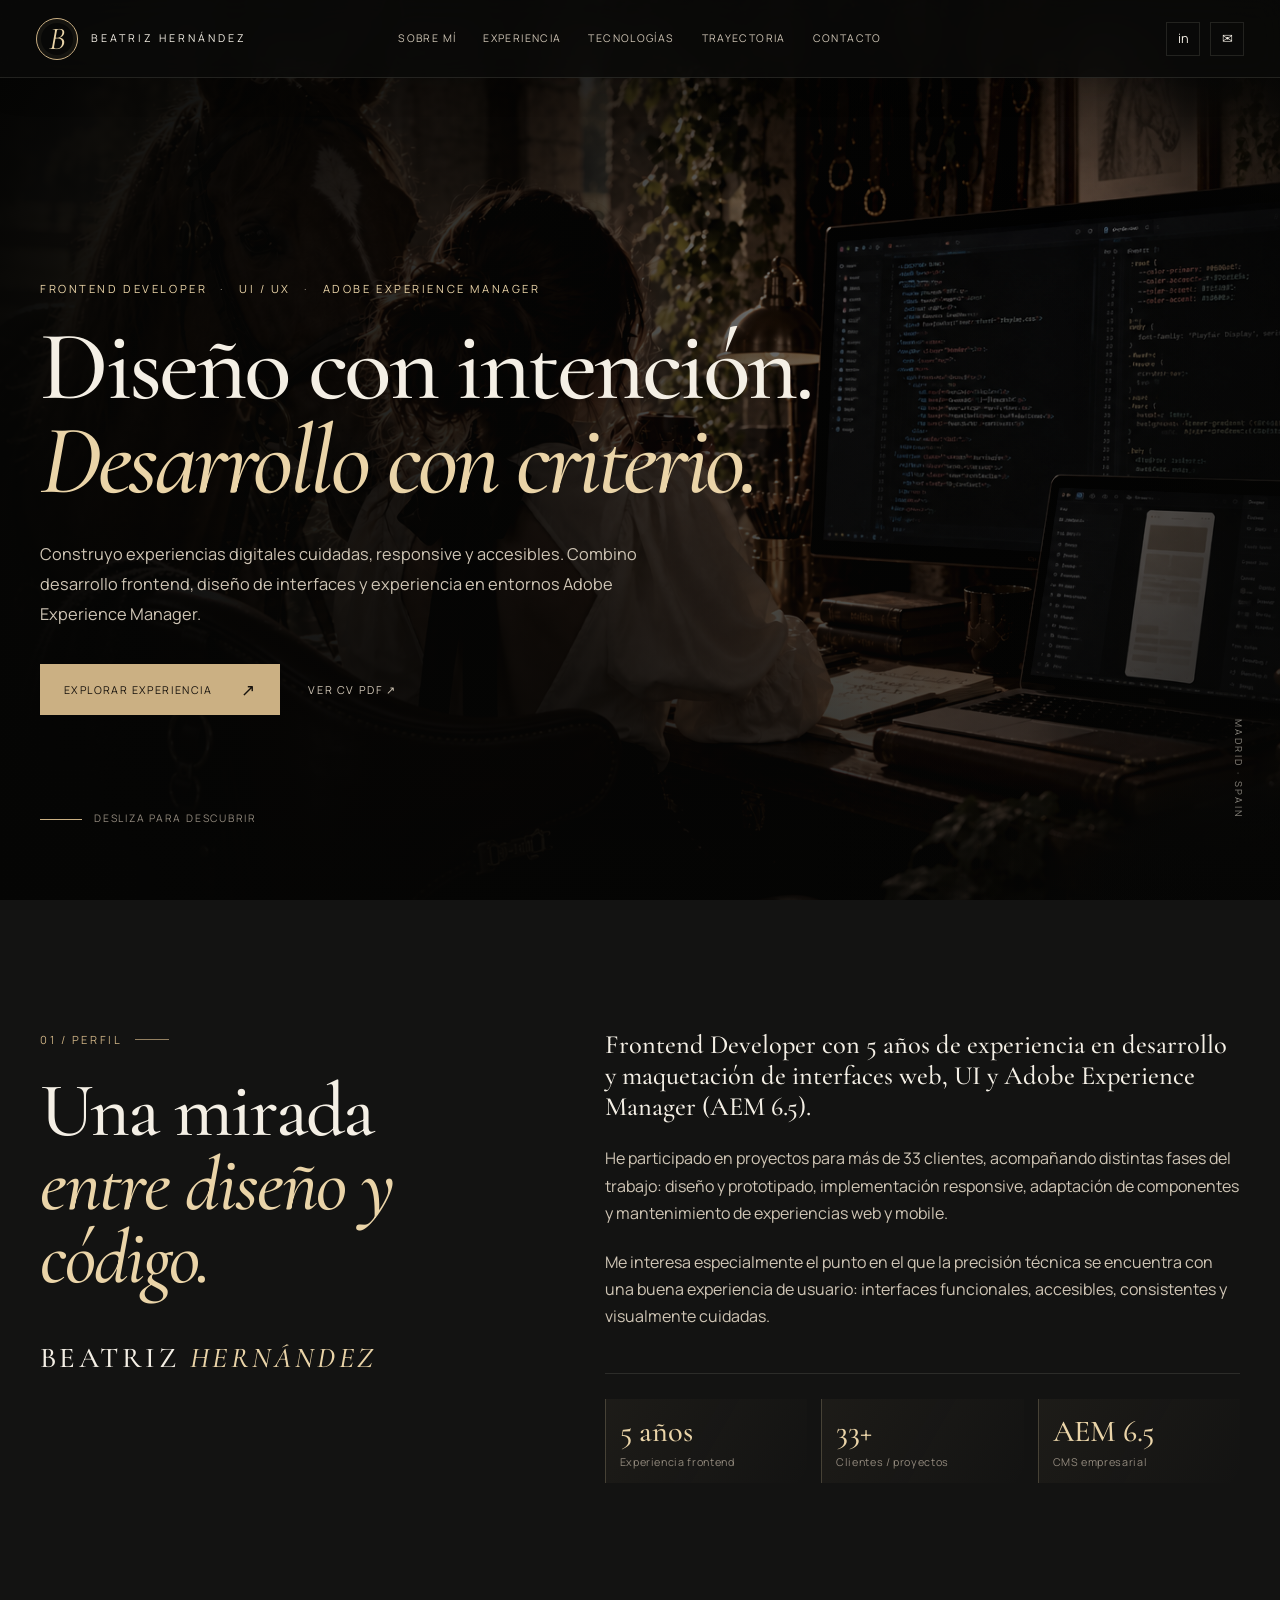
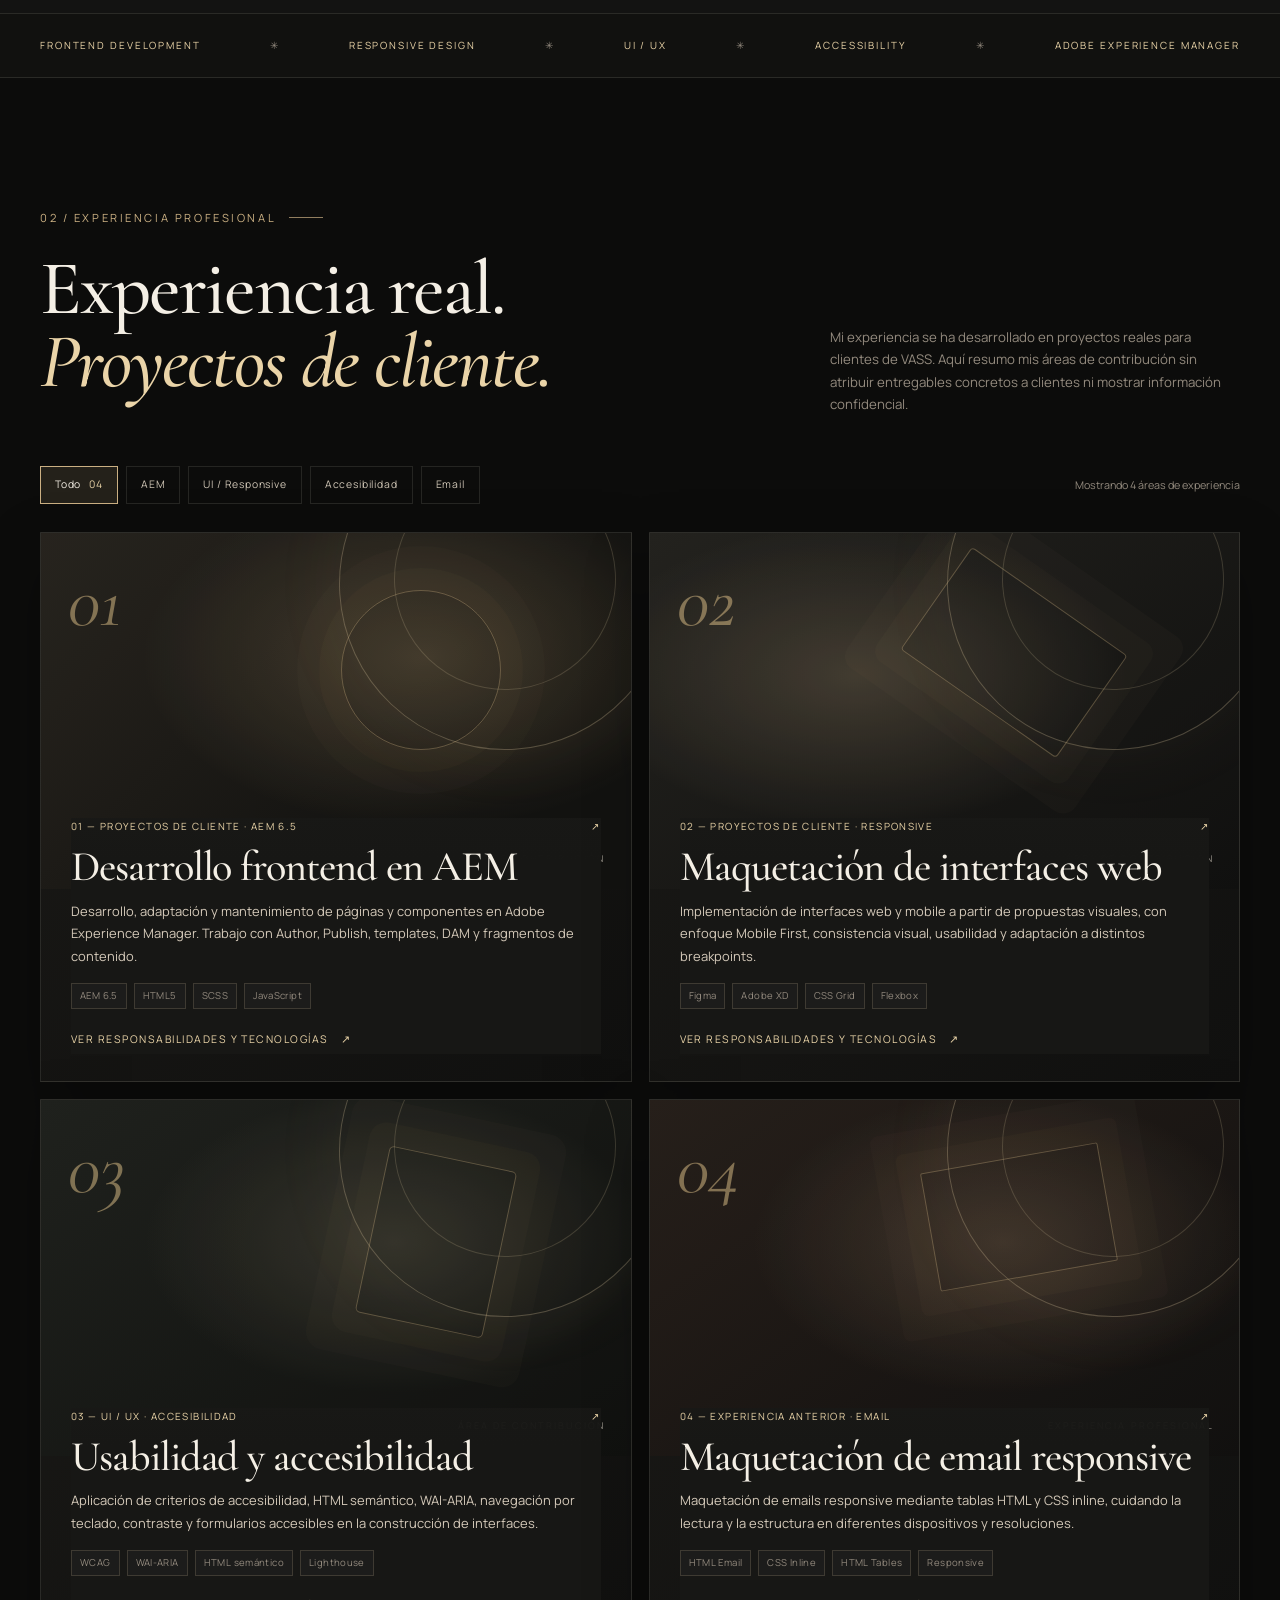
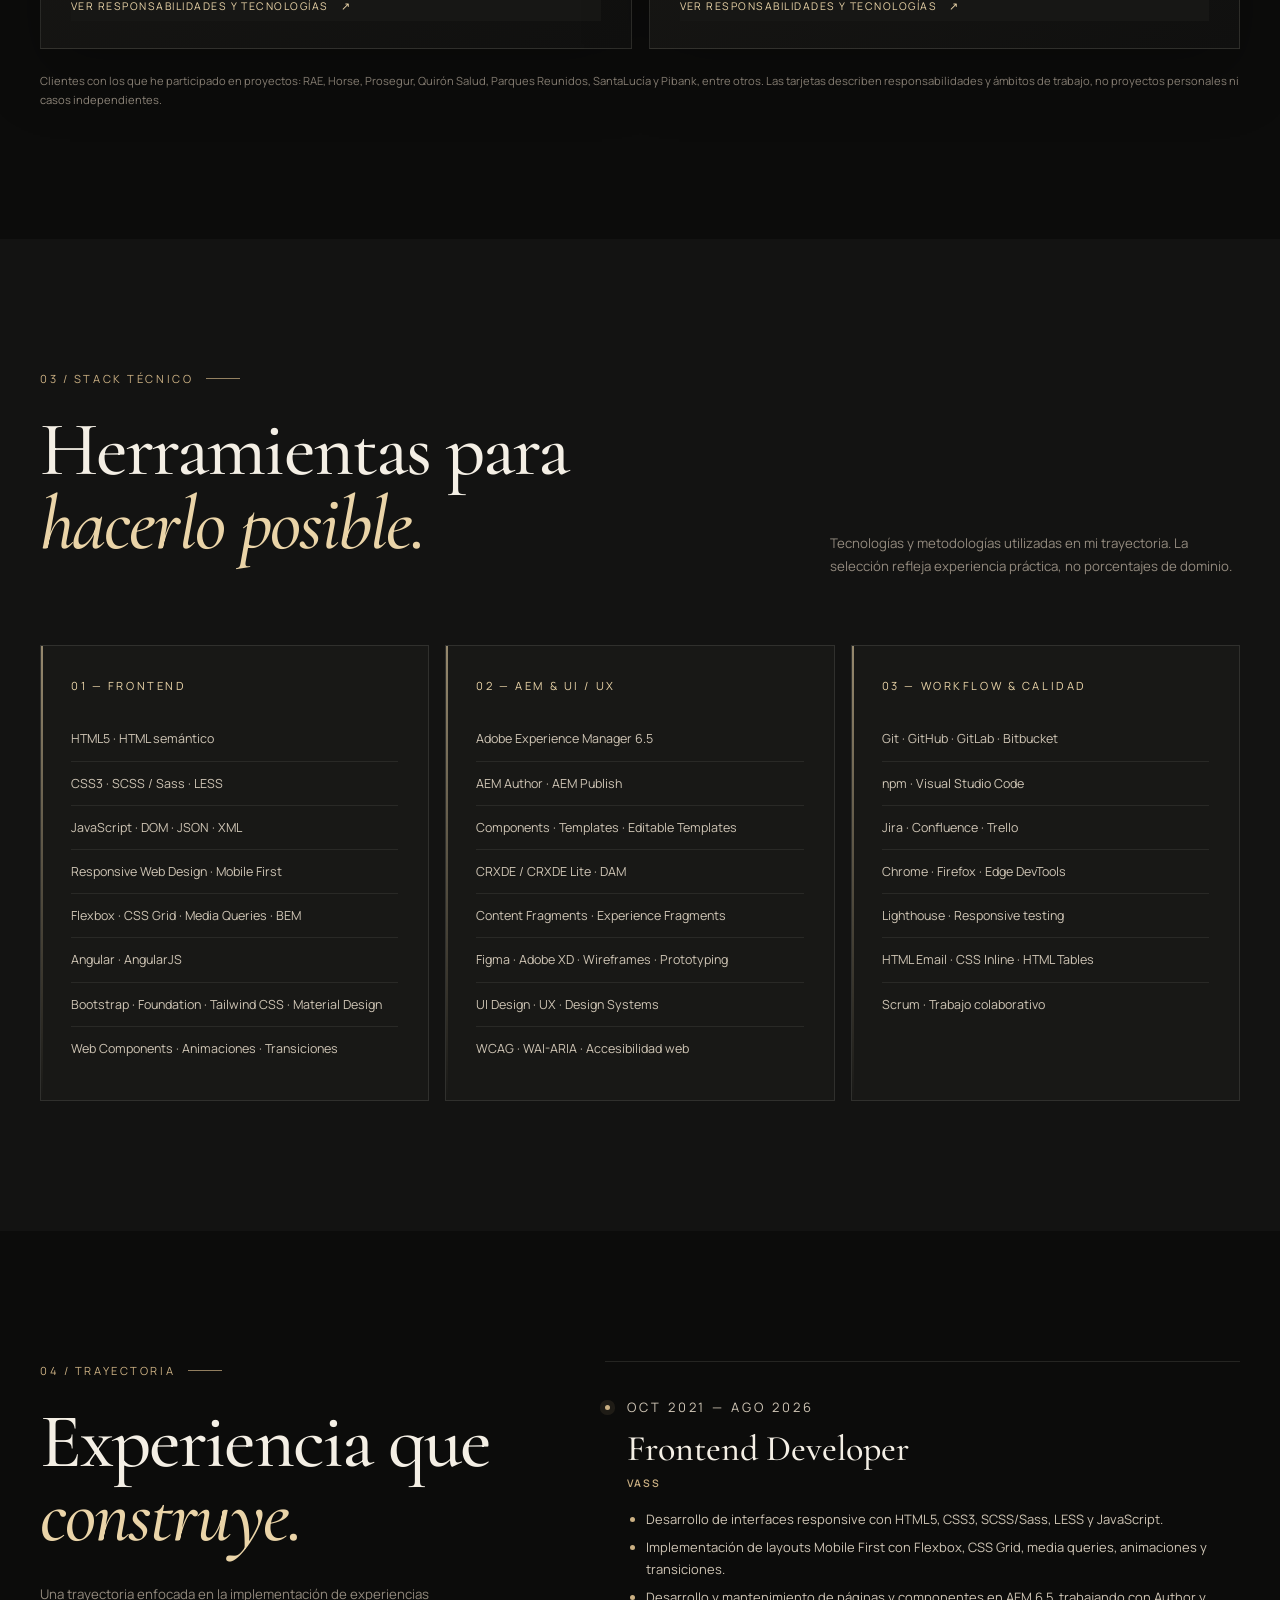
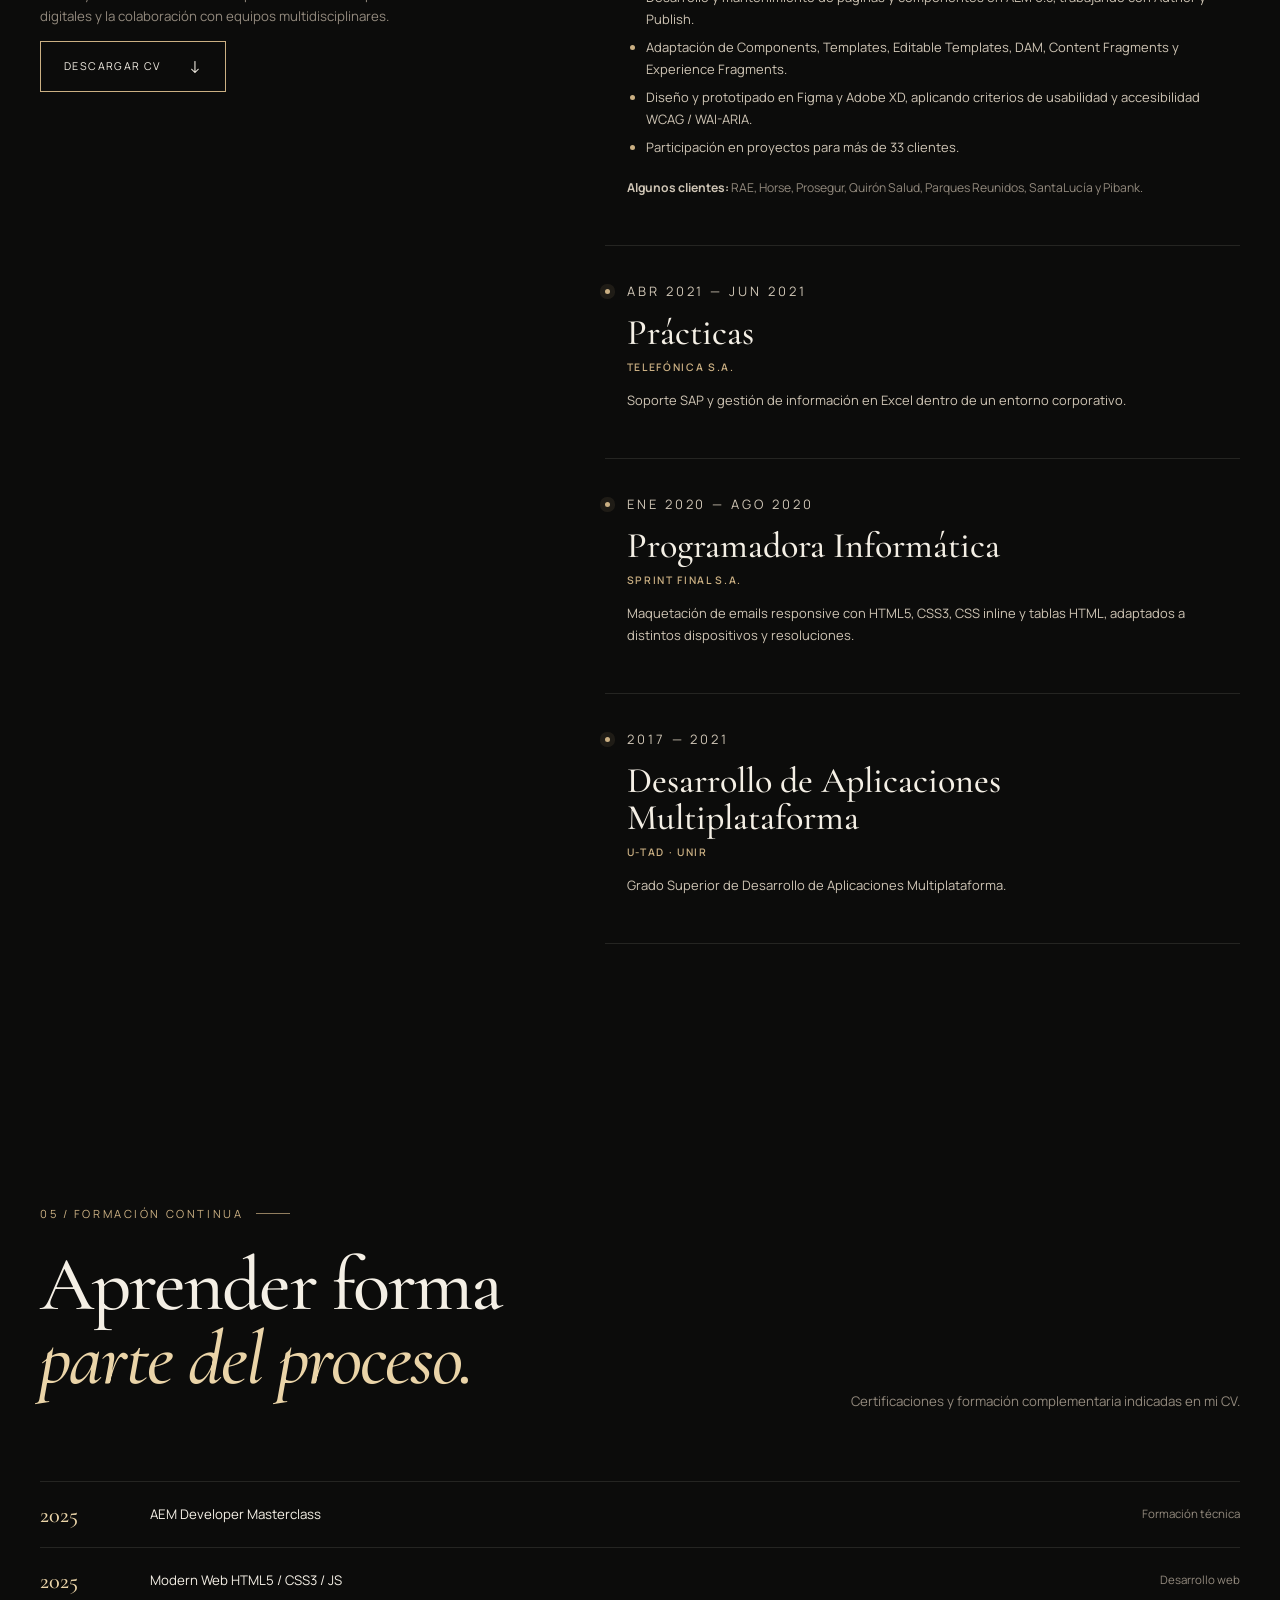
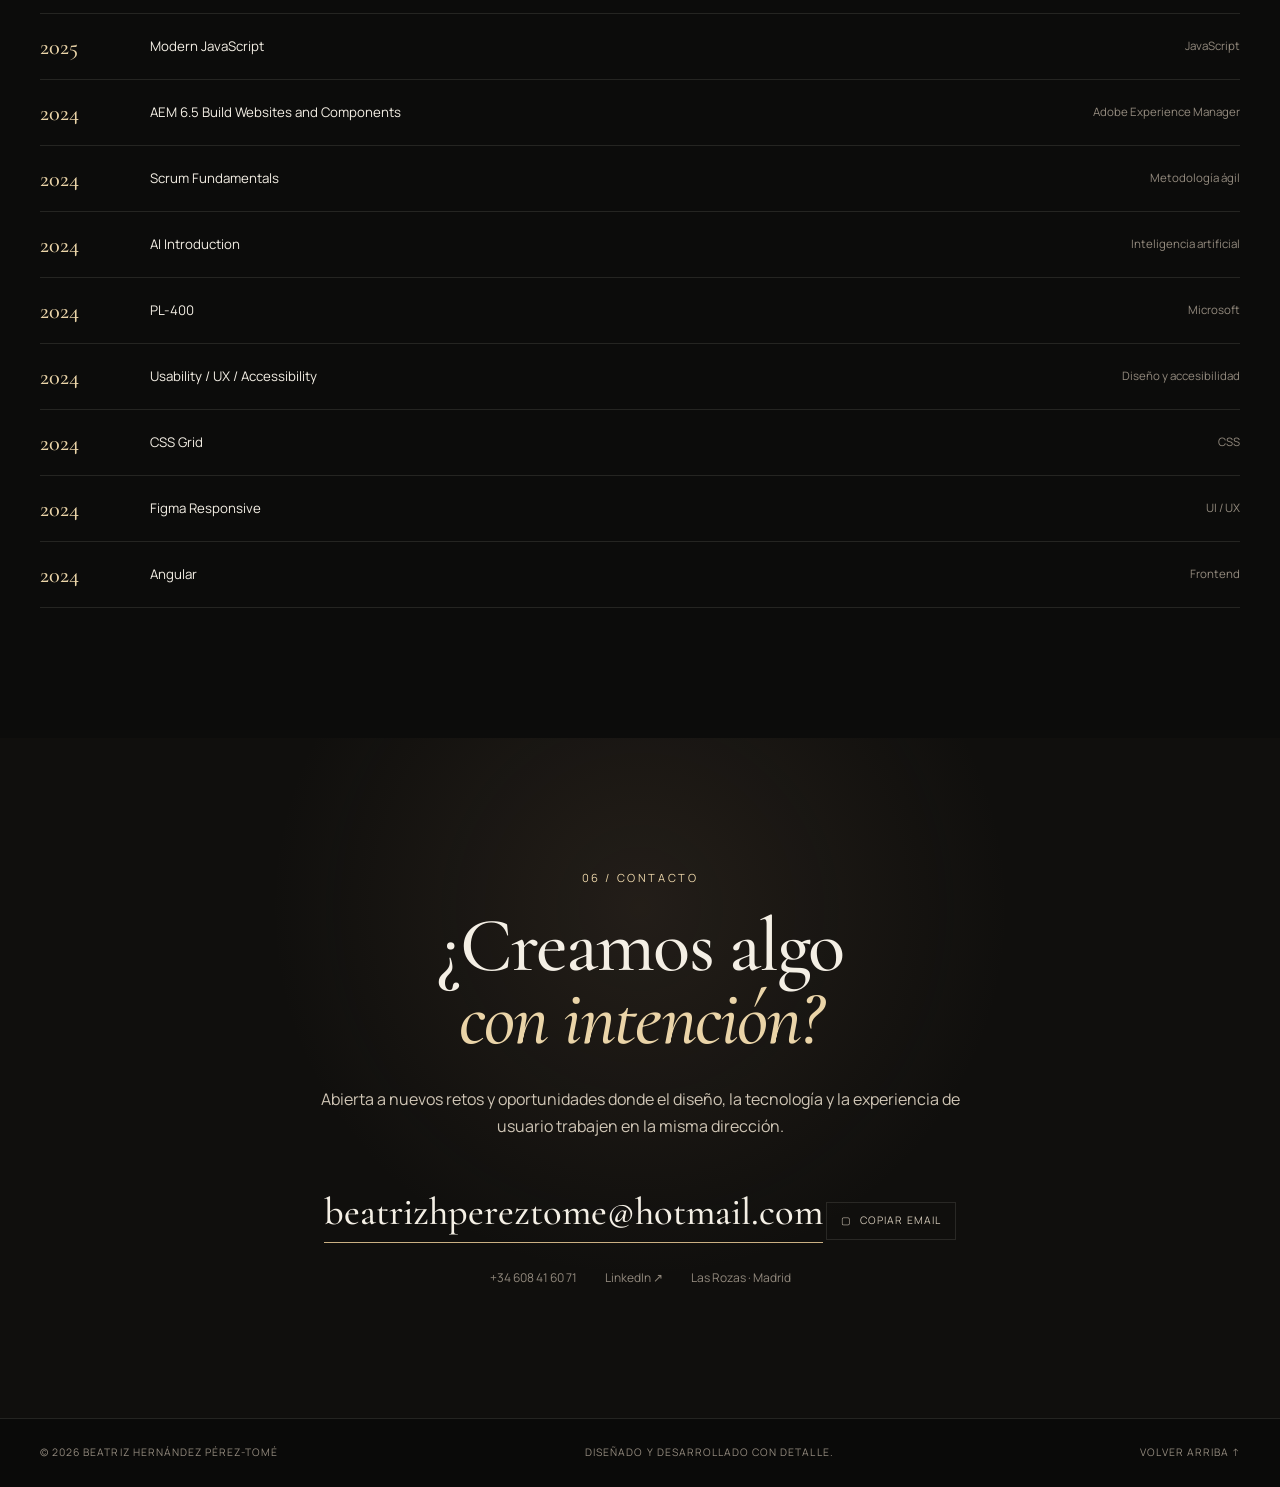
<file: index.html>
<!doctype html>
<html lang="es">
<head>
  <meta charset="utf-8">
  <meta name="viewport" content="width=device-width, initial-scale=1">
  <meta name="theme-color" content="#0c0c0b">
  <meta name="description" content="Portfolio de Beatriz Hernández Pérez-Tomé, Frontend Developer especializada en interfaces responsive, UI/UX y Adobe Experience Manager.">
  <meta property="og:type" content="website">
  <meta property="og:title" content="Beatriz Hernández — Frontend Developer & UI">
  <meta property="og:description" content="Desarrollo frontend, interfaces responsive, UI/UX y Adobe Experience Manager.">
  <title>Beatriz Hernández | Frontend Developer · UI/UX · AEM</title>
  <link rel="preconnect" href="https://fonts.googleapis.com">
  <link rel="preconnect" href="https://fonts.gstatic.com" crossorigin>
  <link href="https://fonts.googleapis.com/css2?family=Cormorant+Garamond:ital,wght@0,400;0,500;0,600;1,400;1,500&family=Manrope:wght@400;500;600;700&display=swap" rel="stylesheet">
  <link rel="stylesheet" href="style.css">
</head>
<body>
  <a class="skip-link" href="#contenido">Saltar al contenido</a>
  <header class="site-header">
    <a class="brand" href="#inicio" aria-label="Beatriz Hernández, inicio">
      <span class="brand-mark" aria-hidden="true">B</span><span class="brand-name">BEATRIZ HERNÁNDEZ</span>
    </a>
    <button class="nav-toggle" type="button" aria-label="Abrir menú" aria-expanded="false" aria-controls="main-nav">
      <span></span><span></span>
    </button>
    <nav class="main-nav" id="main-nav" aria-label="Navegación principal">
      <a href="#sobre-mi">Sobre mí</a><a href="#proyectos">Experiencia</a><a href="#habilidades">Tecnologías</a><a href="#trayectoria">Trayectoria</a><a href="#contacto">Contacto</a>
    </nav>
    <div class="header-socials">
      <a href="https://www.linkedin.com/in/beatriz-hern%C3%A1ndez-p%C3%A9rez-tom%C3%A9-17983833a/" target="_blank" rel="noopener noreferrer" aria-label="LinkedIn">in</a>
      <a href="mailto:beatrizhpereztome@hotmail.com" aria-label="Enviar correo">✉</a>
    </div>
  </header>

  <main id="contenido">
    <section class="hero section" id="inicio">
      <div class="hero-media" role="img" aria-label="Imagen editorial ecuestre en tonos oscuros"></div>
      <div class="hero-vignette"></div>
      <div class="hero-content container">
        <p class="eyebrow"><span>FRONTEND DEVELOPER</span><i>·</i><span>UI / UX</span><i>·</i><span>ADOBE EXPERIENCE MANAGER</span></p>
        <h1>Diseño con intención.<br><em>Desarrollo con criterio.</em></h1>
        <p class="hero-copy">Construyo experiencias digitales cuidadas, responsive y accesibles. Combino desarrollo frontend, diseño de interfaces y experiencia en entornos Adobe Experience Manager.</p>
        <div class="hero-actions">
          <a class="button button-gold" href="#proyectos">Explorar experiencia <span>↗</span></a>
          <a class="text-link" href="assets/CV_Beatriz_Hernandez_Perez-Tome.pdf" target="_blank" rel="noopener noreferrer">Ver CV PDF ↗</a>
        </div>
        <div class="scroll-cue"><span></span> DESLIZA PARA DESCUBRIR</div>
      </div>
      <span class="hero-side-note" aria-hidden="true">MADRID · SPAIN</span>
    </section>

    <section class="intro section" id="sobre-mi">
      <div class="container split-grid">
        <div class="intro-heading">
          <p class="section-index">01 / PERFIL</p>
          <h2>Una mirada<br><em>entre diseño y código.</em></h2>
          <div class="signature">BEATRIZ <span>HERNÁNDEZ</span></div>
        </div>
        <div class="intro-text">
          <p class="lead">Frontend Developer con 5 años de experiencia en desarrollo y maquetación de interfaces web, UI y Adobe Experience Manager (AEM 6.5).</p>
          <p>He participado en proyectos para más de 33 clientes, acompañando distintas fases del trabajo: diseño y prototipado, implementación responsive, adaptación de componentes y mantenimiento de experiencias web y mobile.</p>
          <p>Me interesa especialmente el punto en el que la precisión técnica se encuentra con una buena experiencia de usuario: interfaces funcionales, accesibles, consistentes y visualmente cuidadas.</p>
          <div class="profile-facts">
            <div><strong data-count="5" data-suffix=" años">5 años</strong><span>Experiencia frontend</span></div>
            <div><strong data-count="33" data-suffix="+">33+</strong><span>Clientes / proyectos</span></div>
            <div><strong>AEM 6.5</strong><span>CMS empresarial</span></div>
          </div>
        </div>
      </div>
    </section>

    <section class="manifesto" aria-label="Especialidades">
      <div class="container manifesto-inner"><span>FRONTEND DEVELOPMENT</span><b>✳</b><span>RESPONSIVE DESIGN</span><b>✳</b><span>UI / UX</span><b>✳</b><span>ACCESSIBILITY</span><b>✳</b><span>ADOBE EXPERIENCE MANAGER</span></div>
    </section>

    <section class="projects section" id="proyectos">
      <div class="container">
        <div class="section-heading">
          <div><p class="section-index">02 / EXPERIENCIA PROFESIONAL</p><h2>Experiencia real.<br><em>Proyectos de cliente.</em></h2></div>
          <p class="section-note">Mi experiencia se ha desarrollado en proyectos reales para clientes de VASS. Aquí resumo mis áreas de contribución sin atribuir entregables concretos a clientes ni mostrar información confidencial.</p>
        </div>
        <div class="project-toolbar" aria-label="Filtrar experiencia">
          <div class="project-filters" role="group" aria-label="Filtrar por especialidad">
            <button class="filter-chip is-active" type="button" data-filter="all" aria-pressed="true">Todo <span>04</span></button>
            <button class="filter-chip" type="button" data-filter="aem" aria-pressed="false">AEM</button>
            <button class="filter-chip" type="button" data-filter="ui" aria-pressed="false">UI / Responsive</button>
            <button class="filter-chip" type="button" data-filter="access" aria-pressed="false">Accesibilidad</button>
            <button class="filter-chip" type="button" data-filter="email" aria-pressed="false">Email</button>
          </div>
          <p class="filter-status" aria-live="polite">Mostrando 4 áreas de experiencia</p>
        </div>
        <div id="project-grid" class="project-grid"></div>
        <p class="disclaimer">Clientes con los que he participado en proyectos: RAE, Horse, Prosegur, Quirón Salud, Parques Reunidos, SantaLucía y Pibank, entre otros. Las tarjetas describen responsabilidades y ámbitos de trabajo, no proyectos personales ni casos independientes.</p>
      </div>
    </section>

    <section class="capabilities section" id="habilidades">
      <div class="container">
        <div class="section-heading">
          <div><p class="section-index">03 / STACK TÉCNICO</p><h2>Herramientas para<br><em>hacerlo posible.</em></h2></div>
          <p class="section-note">Tecnologías y metodologías utilizadas en mi trayectoria. La selección refleja experiencia práctica, no porcentajes de dominio.</p>
        </div>
        <div class="skills-layout">
          <article class="skills-card"><p class="skill-group-title">01 — FRONTEND</p><div id="frontend-skills"></div></article>
          <article class="skills-card"><p class="skill-group-title">02 — AEM & UI / UX</p><div id="design-skills"></div></article>
          <article class="skills-card"><p class="skill-group-title">03 — WORKFLOW & CALIDAD</p><div id="tool-skills"></div></article>
        </div>
      </div>
    </section>

    <section class="experience section" id="trayectoria">
      <div class="container split-grid">
        <div class="experience-intro">
          <p class="section-index">04 / TRAYECTORIA</p>
          <h2>Experiencia que<br><em>construye.</em></h2>
          <p class="section-note">Una trayectoria enfocada en la implementación de experiencias digitales y la colaboración con equipos multidisciplinares.</p>
          <a class="button button-outline" href="assets/CV_Beatriz_Hernandez_Perez-Tome.pdf" target="_blank" rel="noopener noreferrer">Descargar CV <span>↓</span></a>
        </div>
        <div class="timeline">
          <article class="timeline-item">
            <p class="timeline-date">OCT 2021 — AGO 2026</p>
            <h3>Frontend Developer <span>VASS</span></h3>
            <ul>
              <li>Desarrollo de interfaces responsive con HTML5, CSS3, SCSS/Sass, LESS y JavaScript.</li>
              <li>Implementación de layouts Mobile First con Flexbox, CSS Grid, media queries, animaciones y transiciones.</li>
              <li>Desarrollo y mantenimiento de páginas y componentes en AEM 6.5, trabajando con Author y Publish.</li>
              <li>Adaptación de Components, Templates, Editable Templates, DAM, Content Fragments y Experience Fragments.</li>
              <li>Diseño y prototipado en Figma y Adobe XD, aplicando criterios de usabilidad y accesibilidad WCAG / WAI-ARIA.</li>
              <li>Participación en proyectos para más de 33 clientes.</li>
            </ul>
            <p class="client-list"><strong>Algunos clientes:</strong> RAE, Horse, Prosegur, Quirón Salud, Parques Reunidos, SantaLucía y Pibank.</p>
          </article>
          <article class="timeline-item">
            <p class="timeline-date">ABR 2021 — JUN 2021</p>
            <h3>Prácticas <span>Telefónica S.A.</span></h3>
            <p>Soporte SAP y gestión de información en Excel dentro de un entorno corporativo.</p>
          </article>
          <article class="timeline-item">
            <p class="timeline-date">ENE 2020 — AGO 2020</p>
            <h3>Programadora Informática <span>Sprint Final S.A.</span></h3>
            <p>Maquetación de emails responsive con HTML5, CSS3, CSS inline y tablas HTML, adaptados a distintos dispositivos y resoluciones.</p>
          </article>
          <article class="timeline-item">
            <p class="timeline-date">2017 — 2021</p>
            <h3>Desarrollo de Aplicaciones Multiplataforma <span>U-TAD · UNIR</span></h3>
            <p>Grado Superior de Desarrollo de Aplicaciones Multiplataforma.</p>
          </article>
        </div>
      </div>
    </section>

    <section class="certifications section" id="certificaciones">
      <div class="container">
        <div class="section-heading"><div><p class="section-index">05 / FORMACIÓN CONTINUA</p><h2>Aprender forma<br><em>parte del proceso.</em></h2></div><p class="section-note">Certificaciones y formación complementaria indicadas en mi CV.</p></div>
        <div id="certification-list" class="certification-list"></div>
      </div>
    </section>

    <section class="contact section" id="contacto">
      <div class="container contact-inner">
        <p class="eyebrow"><span>06 / CONTACTO</span></p>
        <h2>¿Creamos algo<br><em>con intención?</em></h2>
        <p class="contact-copy">Abierta a nuevos retos y oportunidades donde el diseño, la tecnología y la experiencia de usuario trabajen en la misma dirección.</p>
        <a class="contact-email" href="mailto:beatrizhpereztome@hotmail.com">beatrizhpereztome@hotmail.com</a>
        <button class="copy-email" type="button" data-copy-email="beatrizhpereztome@hotmail.com"><span aria-hidden="true">▢</span> Copiar email</button>
        <div class="contact-meta"><a href="tel:+34608416071">+34 608 41 60 71</a><a href="https://www.linkedin.com/in/beatriz-hern%C3%A1ndez-p%C3%A9rez-tom%C3%A9-17983833a/" target="_blank" rel="noopener noreferrer">LinkedIn ↗</a><span>Las Rozas · Madrid</span></div>
      </div>
    </section>
  </main>

  <a class="back-to-top" href="#inicio" aria-label="Volver al inicio">↑</a>
  <div class="scroll-progress" aria-hidden="true"><span></span></div>
  <footer class="site-footer"><div class="container footer-inner"><span>© <span id="year"></span> Beatriz Hernández Pérez-Tomé</span><span>Diseñado y desarrollado con detalle.</span><a href="#inicio">Volver arriba ↑</a></div></footer>
  <script src="script.js" defer></script>
</body>
</html>
</file>
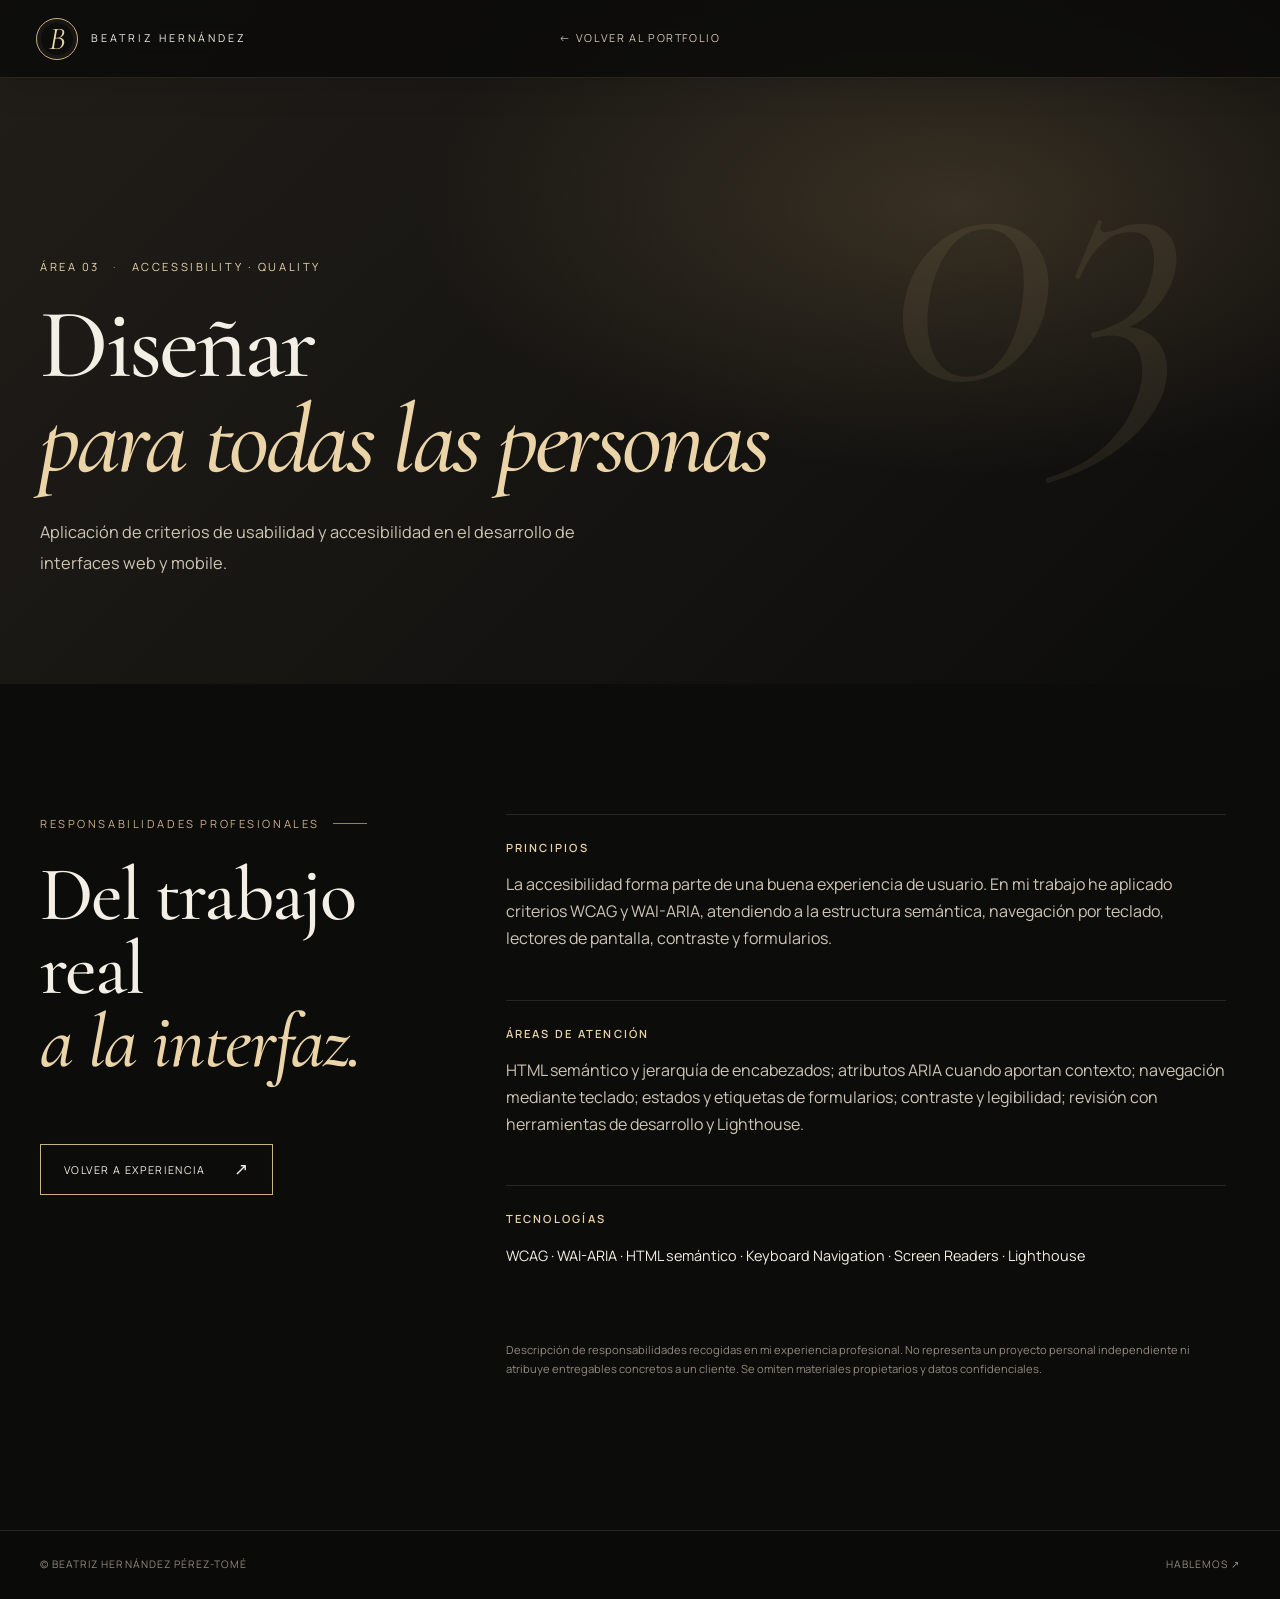
<file: projects/accessibility.html>
<!doctype html>
<html lang="es"><head><meta charset="utf-8"><meta name="viewport" content="width=device-width,initial-scale=1"><meta name="theme-color" content="#0c0c0b"><meta name="description" content="Aplicación de criterios de usabilidad y accesibilidad en el desarrollo de interfaces web y mobile."><title>Diseñar para todas las personas | Beatriz Hernández</title><link rel="preconnect" href="https://fonts.googleapis.com"><link rel="preconnect" href="https://fonts.gstatic.com" crossorigin><link href="https://fonts.googleapis.com/css2?family=Cormorant+Garamond:ital,wght@0,400;0,500;1,400;1,500&family=Manrope:wght@400;500;600;700&display=swap" rel="stylesheet"><link rel="stylesheet" href="../style.css"><style>.case-hero{min-height:76vh;padding:170px 0 90px;display:flex;align-items:end;position:relative;overflow:hidden;background:radial-gradient(ellipse at 75% 30%,rgba(195,161,107,.2),transparent 40%),linear-gradient(135deg,#211e19,#0c0c0b)}.case-hero:after{content:"03";position:absolute;right:7vw;top:7vh;font:italic clamp(12rem,30vw,27rem)/1 var(--serif);color:rgba(226,196,140,.08)}.case-content{position:relative;z-index:1}.case-layout{display:grid;grid-template-columns:.7fr 1.3fr;gap:70px}.case-copy{max-width:720px;color:var(--text-soft)}.case-copy p{margin-bottom:22px}.case-block{padding:25px 0;border-top:1px solid var(--line-soft)}.case-block h2{font:600 .7rem var(--sans);letter-spacing:.2em;text-transform:uppercase;color:var(--gold-light);margin-bottom:16px}.case-stack{color:var(--text);font-size:.9rem;line-height:2}.case-back{margin-top:35px}@media(max-width:760px){.case-layout{grid-template-columns:1fr;gap:25px}.case-hero{min-height:70vh}}</style></head>
<body><header class="site-header"><a class="brand" href="../index.html#inicio"><span class="brand-mark">B</span><span class="brand-name">BEATRIZ HERNÁNDEZ</span></a><a class="text-link" href="../index.html#proyectos">← VOLVER AL PORTFOLIO</a></header>
<main><section class="case-hero"><div class="container case-content"><p class="eyebrow"><span>ÁREA 03</span><i>·</i><span>ACCESSIBILITY · QUALITY</span></p><h1>Diseñar<br><em>para todas las personas</em></h1><p class="hero-copy">Aplicación de criterios de usabilidad y accesibilidad en el desarrollo de interfaces web y mobile.</p></div></section>
<section class="section"><div class="container case-layout"><div><p class="section-index">RESPONSABILIDADES PROFESIONALES</p><h2>Del trabajo real<br><em>a la interfaz.</em></h2><a class="button button-outline case-back" href="../index.html#proyectos">Volver a experiencia <span>↗</span></a></div><div class="case-copy"><div class="case-block"><h2>Principios</h2><p>La accesibilidad forma parte de una buena experiencia de usuario. En mi trabajo he aplicado criterios WCAG y WAI-ARIA, atendiendo a la estructura semántica, navegación por teclado, lectores de pantalla, contraste y formularios.</p></div><div class="case-block"><h2>Áreas de atención</h2><p>HTML semántico y jerarquía de encabezados; atributos ARIA cuando aportan contexto; navegación mediante teclado; estados y etiquetas de formularios; contraste y legibilidad; revisión con herramientas de desarrollo y Lighthouse.</p></div><div class="case-block"><h2>Tecnologías</h2><p class="case-stack">WCAG · WAI-ARIA · HTML semántico · Keyboard Navigation · Screen Readers · Lighthouse</p></div><p class="disclaimer">Descripción de responsabilidades recogidas en mi experiencia profesional. No representa un proyecto personal independiente ni atribuye entregables concretos a un cliente. Se omiten materiales propietarios y datos confidenciales.</p></div></div></section></main><footer class="site-footer"><div class="container footer-inner"><span>© Beatriz Hernández Pérez-Tomé</span><a href="../index.html#contacto">Hablemos ↗</a></div></footer></body></html>
</file>
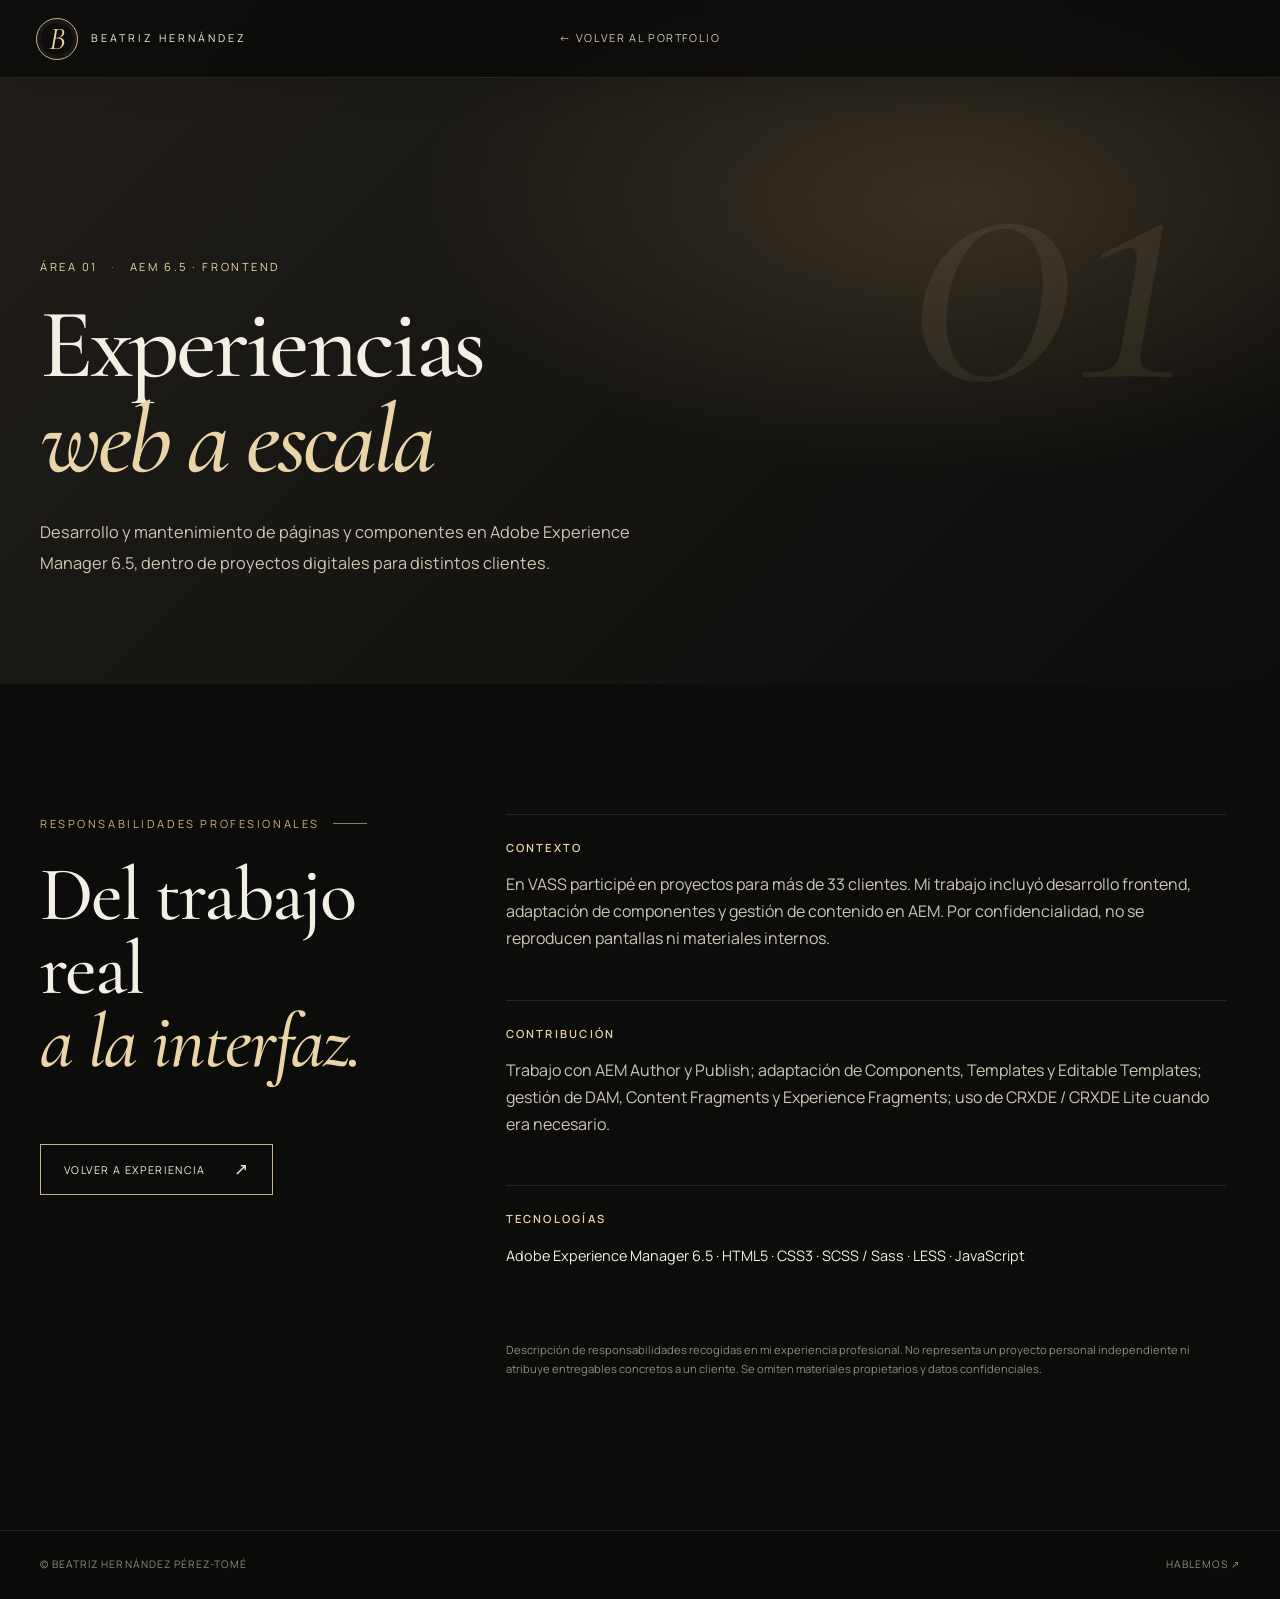
<file: projects/aem-experiences.html>
<!doctype html>
<html lang="es"><head><meta charset="utf-8"><meta name="viewport" content="width=device-width,initial-scale=1"><meta name="theme-color" content="#0c0c0b"><meta name="description" content="Desarrollo y mantenimiento de páginas y componentes en Adobe Experience Manager 6.5, dentro de proyectos digitales para distintos clientes."><title>Experiencias web a escala | Beatriz Hernández</title><link rel="preconnect" href="https://fonts.googleapis.com"><link rel="preconnect" href="https://fonts.gstatic.com" crossorigin><link href="https://fonts.googleapis.com/css2?family=Cormorant+Garamond:ital,wght@0,400;0,500;1,400;1,500&family=Manrope:wght@400;500;600;700&display=swap" rel="stylesheet"><link rel="stylesheet" href="../style.css"><style>.case-hero{min-height:76vh;padding:170px 0 90px;display:flex;align-items:end;position:relative;overflow:hidden;background:radial-gradient(ellipse at 75% 30%,rgba(195,161,107,.2),transparent 40%),linear-gradient(135deg,#211e19,#0c0c0b)}.case-hero:after{content:"01";position:absolute;right:7vw;top:7vh;font:italic clamp(12rem,30vw,27rem)/1 var(--serif);color:rgba(226,196,140,.08)}.case-content{position:relative;z-index:1}.case-layout{display:grid;grid-template-columns:.7fr 1.3fr;gap:70px}.case-copy{max-width:720px;color:var(--text-soft)}.case-copy p{margin-bottom:22px}.case-block{padding:25px 0;border-top:1px solid var(--line-soft)}.case-block h2{font:600 .7rem var(--sans);letter-spacing:.2em;text-transform:uppercase;color:var(--gold-light);margin-bottom:16px}.case-stack{color:var(--text);font-size:.9rem;line-height:2}.case-back{margin-top:35px}@media(max-width:760px){.case-layout{grid-template-columns:1fr;gap:25px}.case-hero{min-height:70vh}}</style></head>
<body><header class="site-header"><a class="brand" href="../index.html#inicio"><span class="brand-mark">B</span><span class="brand-name">BEATRIZ HERNÁNDEZ</span></a><a class="text-link" href="../index.html#proyectos">← VOLVER AL PORTFOLIO</a></header>
<main><section class="case-hero"><div class="container case-content"><p class="eyebrow"><span>ÁREA 01</span><i>·</i><span>AEM 6.5 · FRONTEND</span></p><h1>Experiencias<br><em>web a escala</em></h1><p class="hero-copy">Desarrollo y mantenimiento de páginas y componentes en Adobe Experience Manager 6.5, dentro de proyectos digitales para distintos clientes.</p></div></section>
<section class="section"><div class="container case-layout"><div><p class="section-index">RESPONSABILIDADES PROFESIONALES</p><h2>Del trabajo real<br><em>a la interfaz.</em></h2><a class="button button-outline case-back" href="../index.html#proyectos">Volver a experiencia <span>↗</span></a></div><div class="case-copy"><div class="case-block"><h2>Contexto</h2><p>En VASS participé en proyectos para más de 33 clientes. Mi trabajo incluyó desarrollo frontend, adaptación de componentes y gestión de contenido en AEM. Por confidencialidad, no se reproducen pantallas ni materiales internos.</p></div><div class="case-block"><h2>Contribución</h2><p>Trabajo con AEM Author y Publish; adaptación de Components, Templates y Editable Templates; gestión de DAM, Content Fragments y Experience Fragments; uso de CRXDE / CRXDE Lite cuando era necesario.</p></div><div class="case-block"><h2>Tecnologías</h2><p class="case-stack">Adobe Experience Manager 6.5 · HTML5 · CSS3 · SCSS / Sass · LESS · JavaScript</p></div><p class="disclaimer">Descripción de responsabilidades recogidas en mi experiencia profesional. No representa un proyecto personal independiente ni atribuye entregables concretos a un cliente. Se omiten materiales propietarios y datos confidenciales.</p></div></div></section></main><footer class="site-footer"><div class="container footer-inner"><span>© Beatriz Hernández Pérez-Tomé</span><a href="../index.html#contacto">Hablemos ↗</a></div></footer></body></html>
</file>
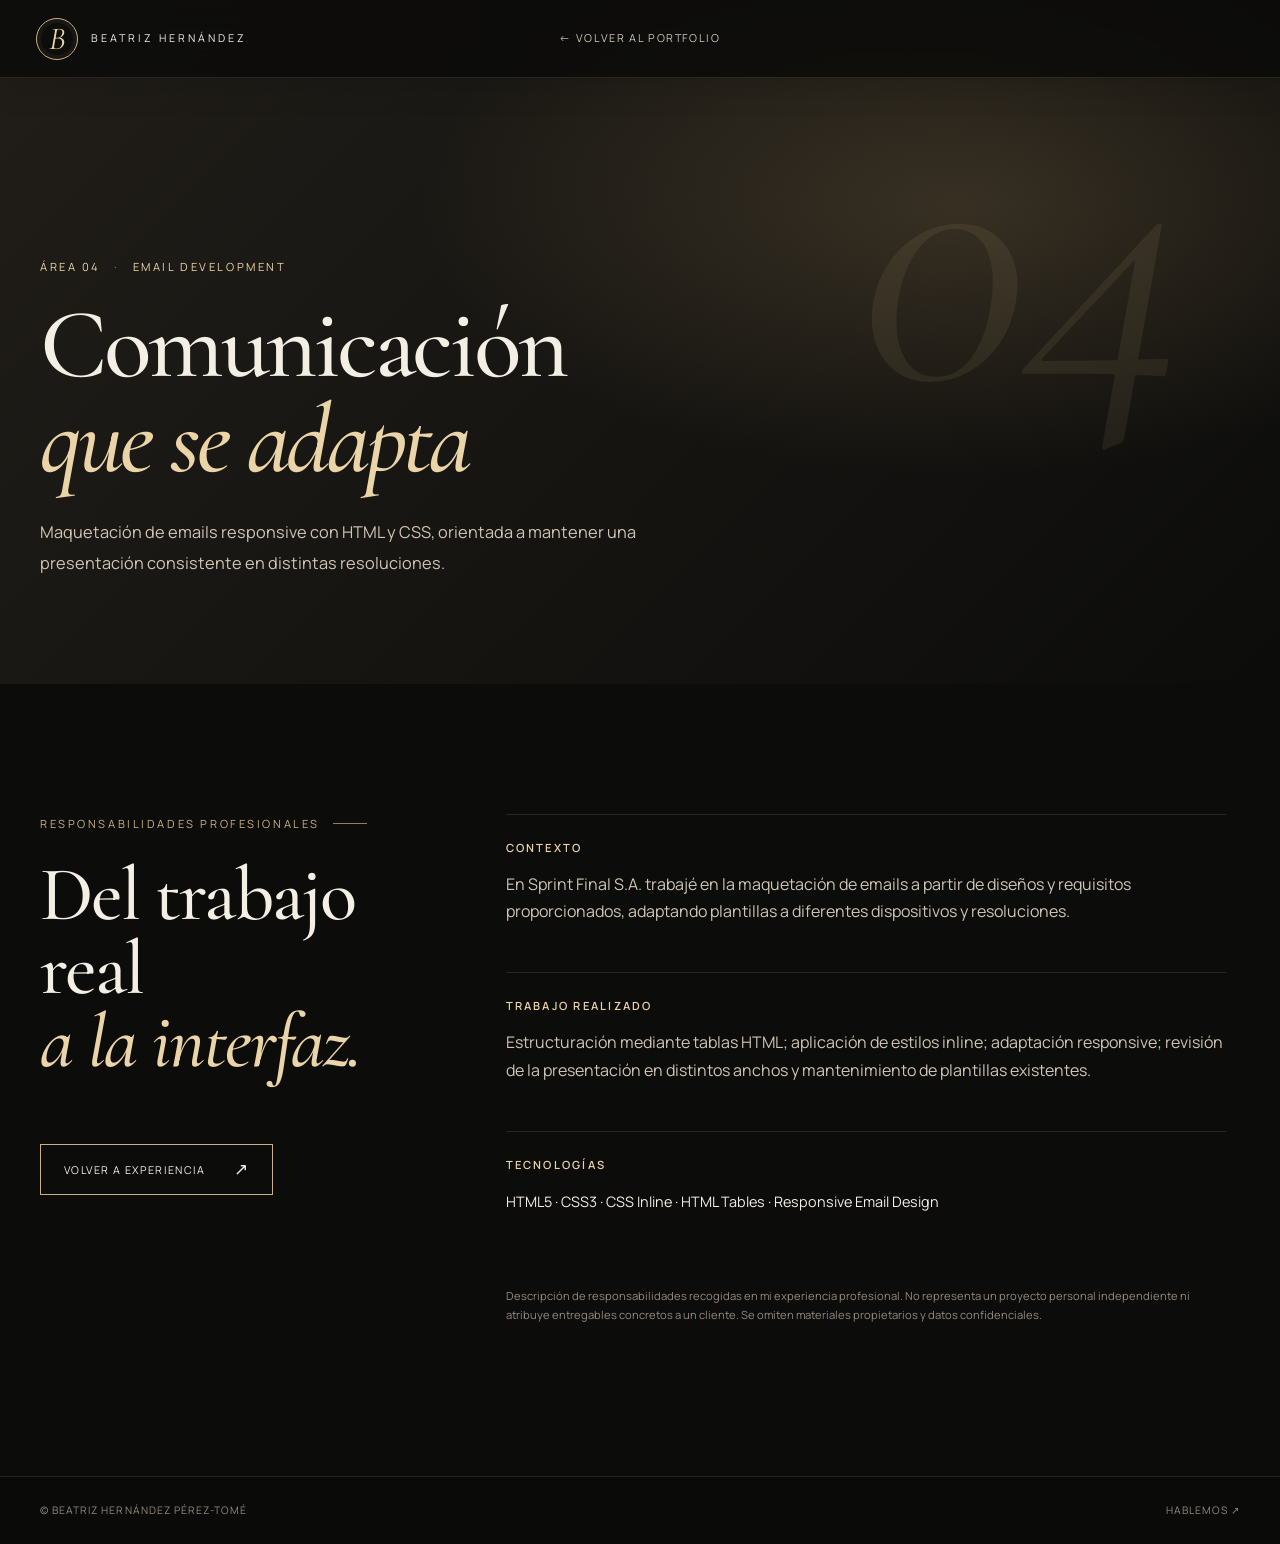
<file: projects/responsive-email.html>
<!doctype html>
<html lang="es"><head><meta charset="utf-8"><meta name="viewport" content="width=device-width,initial-scale=1"><meta name="theme-color" content="#0c0c0b"><meta name="description" content="Maquetación de emails responsive con HTML y CSS, orientada a mantener una presentación consistente en distintas resoluciones."><title>Comunicación que se adapta | Beatriz Hernández</title><link rel="preconnect" href="https://fonts.googleapis.com"><link rel="preconnect" href="https://fonts.gstatic.com" crossorigin><link href="https://fonts.googleapis.com/css2?family=Cormorant+Garamond:ital,wght@0,400;0,500;1,400;1,500&family=Manrope:wght@400;500;600;700&display=swap" rel="stylesheet"><link rel="stylesheet" href="../style.css"><style>.case-hero{min-height:76vh;padding:170px 0 90px;display:flex;align-items:end;position:relative;overflow:hidden;background:radial-gradient(ellipse at 75% 30%,rgba(195,161,107,.2),transparent 40%),linear-gradient(135deg,#211e19,#0c0c0b)}.case-hero:after{content:"04";position:absolute;right:7vw;top:7vh;font:italic clamp(12rem,30vw,27rem)/1 var(--serif);color:rgba(226,196,140,.08)}.case-content{position:relative;z-index:1}.case-layout{display:grid;grid-template-columns:.7fr 1.3fr;gap:70px}.case-copy{max-width:720px;color:var(--text-soft)}.case-copy p{margin-bottom:22px}.case-block{padding:25px 0;border-top:1px solid var(--line-soft)}.case-block h2{font:600 .7rem var(--sans);letter-spacing:.2em;text-transform:uppercase;color:var(--gold-light);margin-bottom:16px}.case-stack{color:var(--text);font-size:.9rem;line-height:2}.case-back{margin-top:35px}@media(max-width:760px){.case-layout{grid-template-columns:1fr;gap:25px}.case-hero{min-height:70vh}}</style></head>
<body><header class="site-header"><a class="brand" href="../index.html#inicio"><span class="brand-mark">B</span><span class="brand-name">BEATRIZ HERNÁNDEZ</span></a><a class="text-link" href="../index.html#proyectos">← VOLVER AL PORTFOLIO</a></header>
<main><section class="case-hero"><div class="container case-content"><p class="eyebrow"><span>ÁREA 04</span><i>·</i><span>EMAIL DEVELOPMENT</span></p><h1>Comunicación<br><em>que se adapta</em></h1><p class="hero-copy">Maquetación de emails responsive con HTML y CSS, orientada a mantener una presentación consistente en distintas resoluciones.</p></div></section>
<section class="section"><div class="container case-layout"><div><p class="section-index">RESPONSABILIDADES PROFESIONALES</p><h2>Del trabajo real<br><em>a la interfaz.</em></h2><a class="button button-outline case-back" href="../index.html#proyectos">Volver a experiencia <span>↗</span></a></div><div class="case-copy"><div class="case-block"><h2>Contexto</h2><p>En Sprint Final S.A. trabajé en la maquetación de emails a partir de diseños y requisitos proporcionados, adaptando plantillas a diferentes dispositivos y resoluciones.</p></div><div class="case-block"><h2>Trabajo realizado</h2><p>Estructuración mediante tablas HTML; aplicación de estilos inline; adaptación responsive; revisión de la presentación en distintos anchos y mantenimiento de plantillas existentes.</p></div><div class="case-block"><h2>Tecnologías</h2><p class="case-stack">HTML5 · CSS3 · CSS Inline · HTML Tables · Responsive Email Design</p></div><p class="disclaimer">Descripción de responsabilidades recogidas en mi experiencia profesional. No representa un proyecto personal independiente ni atribuye entregables concretos a un cliente. Se omiten materiales propietarios y datos confidenciales.</p></div></div></section></main><footer class="site-footer"><div class="container footer-inner"><span>© Beatriz Hernández Pérez-Tomé</span><a href="../index.html#contacto">Hablemos ↗</a></div></footer></body></html>
</file>
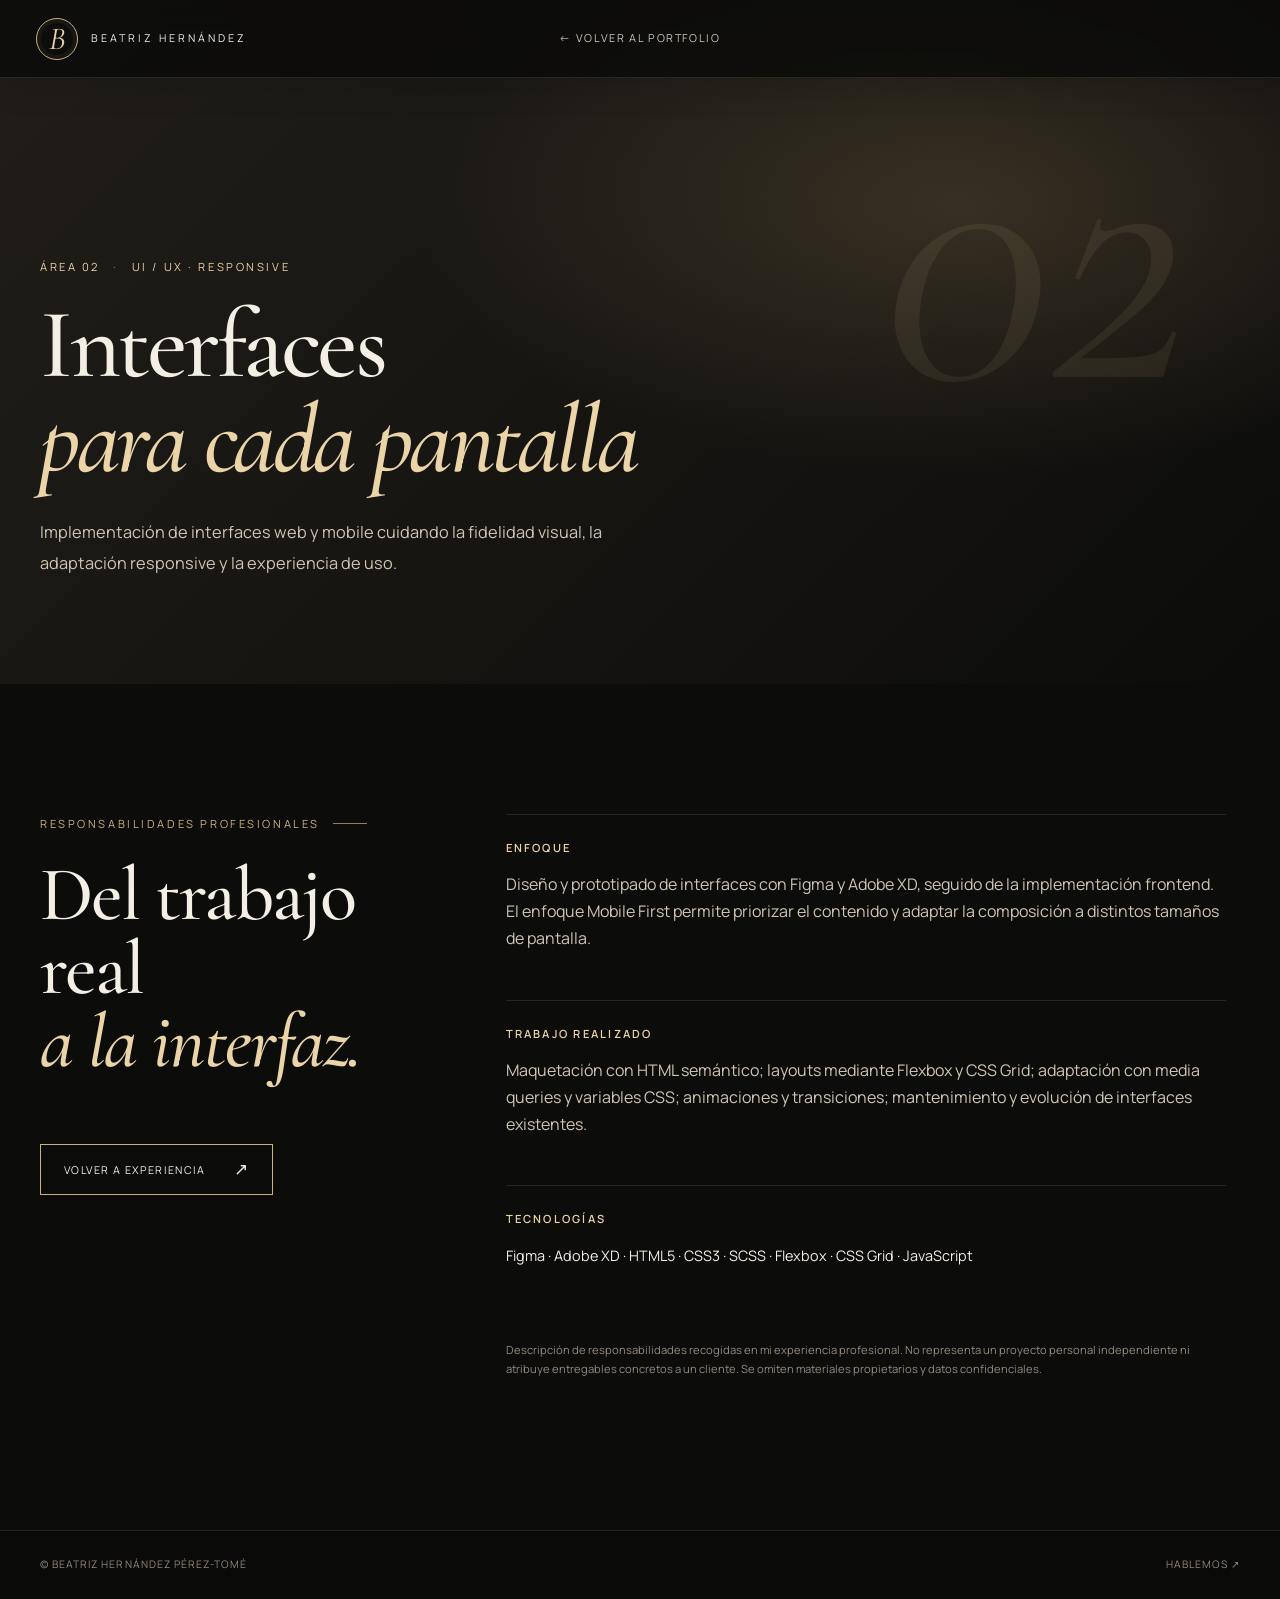
<file: projects/responsive-interfaces.html>
<!doctype html>
<html lang="es"><head><meta charset="utf-8"><meta name="viewport" content="width=device-width,initial-scale=1"><meta name="theme-color" content="#0c0c0b"><meta name="description" content="Implementación de interfaces web y mobile cuidando la fidelidad visual, la adaptación responsive y la experiencia de uso."><title>Interfaces para cada pantalla | Beatriz Hernández</title><link rel="preconnect" href="https://fonts.googleapis.com"><link rel="preconnect" href="https://fonts.gstatic.com" crossorigin><link href="https://fonts.googleapis.com/css2?family=Cormorant+Garamond:ital,wght@0,400;0,500;1,400;1,500&family=Manrope:wght@400;500;600;700&display=swap" rel="stylesheet"><link rel="stylesheet" href="../style.css"><style>.case-hero{min-height:76vh;padding:170px 0 90px;display:flex;align-items:end;position:relative;overflow:hidden;background:radial-gradient(ellipse at 75% 30%,rgba(195,161,107,.2),transparent 40%),linear-gradient(135deg,#211e19,#0c0c0b)}.case-hero:after{content:"02";position:absolute;right:7vw;top:7vh;font:italic clamp(12rem,30vw,27rem)/1 var(--serif);color:rgba(226,196,140,.08)}.case-content{position:relative;z-index:1}.case-layout{display:grid;grid-template-columns:.7fr 1.3fr;gap:70px}.case-copy{max-width:720px;color:var(--text-soft)}.case-copy p{margin-bottom:22px}.case-block{padding:25px 0;border-top:1px solid var(--line-soft)}.case-block h2{font:600 .7rem var(--sans);letter-spacing:.2em;text-transform:uppercase;color:var(--gold-light);margin-bottom:16px}.case-stack{color:var(--text);font-size:.9rem;line-height:2}.case-back{margin-top:35px}@media(max-width:760px){.case-layout{grid-template-columns:1fr;gap:25px}.case-hero{min-height:70vh}}</style></head>
<body><header class="site-header"><a class="brand" href="../index.html#inicio"><span class="brand-mark">B</span><span class="brand-name">BEATRIZ HERNÁNDEZ</span></a><a class="text-link" href="../index.html#proyectos">← VOLVER AL PORTFOLIO</a></header>
<main><section class="case-hero"><div class="container case-content"><p class="eyebrow"><span>ÁREA 02</span><i>·</i><span>UI / UX · RESPONSIVE</span></p><h1>Interfaces<br><em>para cada pantalla</em></h1><p class="hero-copy">Implementación de interfaces web y mobile cuidando la fidelidad visual, la adaptación responsive y la experiencia de uso.</p></div></section>
<section class="section"><div class="container case-layout"><div><p class="section-index">RESPONSABILIDADES PROFESIONALES</p><h2>Del trabajo real<br><em>a la interfaz.</em></h2><a class="button button-outline case-back" href="../index.html#proyectos">Volver a experiencia <span>↗</span></a></div><div class="case-copy"><div class="case-block"><h2>Enfoque</h2><p>Diseño y prototipado de interfaces con Figma y Adobe XD, seguido de la implementación frontend. El enfoque Mobile First permite priorizar el contenido y adaptar la composición a distintos tamaños de pantalla.</p></div><div class="case-block"><h2>Trabajo realizado</h2><p>Maquetación con HTML semántico; layouts mediante Flexbox y CSS Grid; adaptación con media queries y variables CSS; animaciones y transiciones; mantenimiento y evolución de interfaces existentes.</p></div><div class="case-block"><h2>Tecnologías</h2><p class="case-stack">Figma · Adobe XD · HTML5 · CSS3 · SCSS · Flexbox · CSS Grid · JavaScript</p></div><p class="disclaimer">Descripción de responsabilidades recogidas en mi experiencia profesional. No representa un proyecto personal independiente ni atribuye entregables concretos a un cliente. Se omiten materiales propietarios y datos confidenciales.</p></div></div></section></main><footer class="site-footer"><div class="container footer-inner"><span>© Beatriz Hernández Pérez-Tomé</span><a href="../index.html#contacto">Hablemos ↗</a></div></footer></body></html>
</file>
<file: style.css>
:root{
 --bg:#0c0c0b;--bg-soft:#131312;--surface:#181816;--text:#f1eadc;--text-soft:#c9bfaf;--muted:#938a7e;
 --gold:#c3a16b;--gold-light:#e2c48c;--brown:#6f5946;--line:rgba(226,196,140,.26);--line-soft:rgba(241,234,220,.12);
 --serif:"Cormorant Garamond",Georgia,serif;--sans:"Manrope",Arial,sans-serif;--container:min(1200px,calc(100% - 72px));--ease:cubic-bezier(.22,1,.36,1)
}
*{box-sizing:border-box}
html{scroll-behavior:smooth;scroll-padding-top:90px}
body{margin:0;background:var(--bg);color:var(--text);font-family:var(--sans);line-height:1.7;overflow-x:hidden}
a{color:inherit;text-decoration:none}img{display:block;max-width:100%}button{font:inherit}
.container{width:var(--container);margin-inline:auto}.section{padding:130px 0;position:relative}
.skip-link{position:fixed;top:10px;left:10px;z-index:200;padding:12px 18px;background:var(--gold);color:#17120d;transform:translateY(-160%)}.skip-link:focus{transform:translateY(0)}
.eyebrow,.section-index,.timeline-date,.skill-group-title{font-size:.7rem;letter-spacing:.23em;text-transform:uppercase}
.eyebrow{color:var(--gold-light);display:flex;gap:13px;align-items:center;margin:0 0 22px;flex-wrap:wrap}.eyebrow i{font-style:normal;color:var(--muted)}
h1,h2,h3,p{margin-top:0}h1,h2{font-family:var(--serif);font-weight:500;line-height:.96}
h1{font-size:clamp(3.7rem,7.7vw,7rem);margin-bottom:30px;max-width:1000px;letter-spacing:-.035em}
h2{font-size:clamp(3rem,6vw,5.5rem);margin-bottom:30px;letter-spacing:-.025em}
h1 em,h2 em{font-style:italic;color:var(--gold-light)}h3{font-family:var(--serif);font-size:2.25rem;font-weight:500;line-height:1.05}
.site-header{position:fixed;inset:0 0 auto;height:78px;z-index:50;display:grid;grid-template-columns:1fr auto 1fr;align-items:center;padding:0 36px;background:rgba(8,8,7,.78);border-bottom:1px solid var(--line-soft);backdrop-filter:blur(14px)}
.brand{display:inline-flex;align-items:center;gap:13px;width:max-content}.brand-mark{width:42px;height:42px;display:grid;place-items:center;font:italic 2rem var(--serif);border:1px solid var(--gold);color:var(--gold-light);border-radius:50%}
.brand-name{font-size:.67rem;letter-spacing:.28em}.main-nav{display:flex;gap:27px}.main-nav a{position:relative;padding:28px 0;color:var(--text-soft);font-size:.66rem;letter-spacing:.13em;text-transform:uppercase;transition:color .25s}
.main-nav a:after{content:"";position:absolute;left:50%;bottom:17px;width:0;height:1px;background:var(--gold-light);transform:translateX(-50%);transition:width .25s}.main-nav a:hover,.main-nav a.active{color:var(--text)}.main-nav a.active:after{width:20px}
.header-socials{display:flex;justify-content:flex-end;gap:10px}.header-socials a{width:34px;height:34px;display:grid;place-items:center;border:1px solid var(--line-soft);font-size:.8rem;transition:.25s}.header-socials a:hover{border-color:var(--gold);color:var(--gold-light)}
.nav-toggle{display:none}
.hero{min-height:100svh;display:flex;align-items:flex-end;padding:170px 0 72px;overflow:hidden}.hero-media{position:absolute;inset:0;background:url("assets/hero-portfolio.png") center/cover no-repeat;transform:scale(1.025);filter:saturate(.72) contrast(1.08)}
.hero-vignette{position:absolute;inset:0;background:linear-gradient(90deg,rgba(5,5,4,.94) 0%,rgba(5,5,4,.76) 42%,rgba(5,5,4,.2) 78%,rgba(5,5,4,.5) 100%),linear-gradient(180deg,rgba(5,5,4,.65),transparent 28%,rgba(5,5,4,.72))}
.hero-content{position:relative;z-index:2}.hero-copy{color:var(--text-soft);max-width:600px;font-size:1rem}.hero-actions{display:flex;align-items:center;gap:28px;margin-top:35px;flex-wrap:wrap}
.button{display:inline-flex;align-items:center;justify-content:center;gap:28px;min-height:51px;padding:0 23px;border:1px solid var(--gold);text-transform:uppercase;letter-spacing:.13em;font-size:.67rem;transition:all .3s}.button span{font-size:1.05rem}.button-gold{background:var(--gold);color:#17120d}.button-gold:hover{background:transparent;color:var(--gold-light)}.button-outline:hover{background:var(--gold);color:#17120d}
.text-link{font-size:.68rem;text-transform:uppercase;letter-spacing:.15em;color:var(--text-soft)}.text-link:hover{color:var(--gold-light)}
.scroll-cue{margin-top:95px;color:var(--muted);font-size:.65rem;letter-spacing:.17em;text-transform:uppercase;display:flex;align-items:center;gap:12px}.scroll-cue span{width:42px;height:1px;background:var(--gold)}.hero-side-note{position:absolute;right:34px;bottom:80px;writing-mode:vertical-rl;color:rgba(241,234,220,.55);font-size:.6rem;letter-spacing:.25em}
.intro{background:var(--bg-soft)}.split-grid{display:grid;grid-template-columns:.85fr 1.15fr;gap:95px;align-items:start}.section-index{color:var(--gold);margin-bottom:25px}.intro-heading{position:sticky;top:130px}.intro-text{max-width:680px;color:var(--text-soft)}.intro-text p{margin-bottom:22px}.lead{color:var(--text);font:500 1.65rem/1.18 var(--serif)}
.signature{margin-top:45px;font:500 1.8rem var(--serif);letter-spacing:.12em}.signature span{color:var(--gold-light);font-style:italic}
.profile-facts{display:grid;grid-template-columns:repeat(3,1fr);gap:14px;margin-top:42px;padding-top:25px;border-top:1px solid var(--line-soft)}.profile-facts div{display:flex;flex-direction:column;gap:3px}.profile-facts strong{font:500 1.7rem var(--serif);color:var(--gold-light)}.profile-facts span{font-size:.67rem;color:var(--muted);letter-spacing:.06em}
.manifesto{padding:23px 0;border-block:1px solid var(--line-soft);background:#11110f}.manifesto-inner{display:flex;justify-content:space-between;align-items:center;gap:15px;flex-wrap:wrap;color:var(--gold-light);font-size:.62rem;letter-spacing:.19em}.manifesto b{font-weight:400;color:var(--muted)}
.section-heading{display:flex;justify-content:space-between;gap:60px;align-items:end;margin-bottom:55px}.section-note{color:var(--muted);max-width:410px;font-size:.83rem}
.project-grid{display:grid;grid-template-columns:repeat(2,minmax(0,1fr));gap:17px}.project-card{min-height:550px;position:relative;overflow:hidden;border:1px solid var(--line-soft);background:var(--surface);box-shadow:0 25px 60px rgba(0,0,0,.25);isolation:isolate}
.project-art{position:absolute;inset:0 0 35% 0;overflow:hidden;opacity:.9;background:radial-gradient(ellipse at 65% 35%,rgba(195,161,107,.27),transparent 52%),linear-gradient(135deg,#29251f,#121210 75%)}
.project-art:before,.project-art:after{content:"";position:absolute;border:1px solid rgba(226,196,140,.25);border-radius:50%;width:330px;height:330px;right:-40px;top:-115px;transform:rotate(-25deg)}.project-art:after{width:220px;height:220px;right:15px;top:-65px;border-color:rgba(226,196,140,.14)}
.art-index{position:absolute;top:24px;left:27px;font:italic 4rem var(--serif);color:rgba(226,196,140,.7)}.art-caption{position:absolute;right:25px;bottom:22px;font-size:.58rem;letter-spacing:.18em;color:rgba(241,234,220,.65)}
.art-orbit{position:absolute;width:160px;height:160px;border:1px solid rgba(226,196,140,.35);border-radius:50%;right:22%;top:16%;box-shadow:0 0 0 22px rgba(226,196,140,.025),0 0 0 44px rgba(226,196,140,.02)}
.project-ui .project-art{background:radial-gradient(ellipse at 35% 40%,rgba(170,143,105,.28),transparent 50%),linear-gradient(145deg,#24231f,#10100f)}
.project-ui .art-orbit{border-radius:4px;transform:rotate(35deg);width:190px;height:125px}
.project-access .project-art{background:radial-gradient(ellipse at 60% 40%,rgba(143,130,99,.25),transparent 50%),linear-gradient(145deg,#20221e,#10110f)}
.project-access .art-orbit{border-radius:5px;width:130px;height:170px;transform:rotate(12deg)}
.project-email .project-art{background:radial-gradient(ellipse at 60% 40%,rgba(151,119,88,.3),transparent 50%),linear-gradient(145deg,#28201b,#11100f)}
.project-email .art-orbit{border-radius:2px;width:180px;height:120px;transform:rotate(-10deg)}
.project-content{position:absolute;inset:auto 30px 27px;z-index:2}.project-meta{display:flex;justify-content:space-between;gap:15px;color:var(--gold-light);font-size:.62rem;letter-spacing:.14em;text-transform:uppercase}.project-title{font-size:clamp(2rem,3.3vw,3.25rem);margin:10px 0}.project-desc{max-width:650px;color:#d4c9b9;font-size:.81rem;line-height:1.75}.tag-list{display:flex;gap:7px;flex-wrap:wrap;list-style:none;padding:0;margin:15px 0}.tag-list li{border:1px solid var(--line-soft);padding:4px 8px;color:var(--muted);font-size:.6rem;letter-spacing:.04em}.project-link{display:inline-flex;gap:12px;align-items:center;margin-top:4px;color:var(--gold-light);font-size:.66rem;letter-spacing:.14em;text-transform:uppercase;border-bottom:1px solid transparent;padding-bottom:4px}.project-link:hover{border-color:var(--gold-light)}.disclaimer{margin:22px 0 0;color:var(--muted);font-size:.7rem}
.capabilities{background:var(--bg-soft)}.skills-layout{display:grid;grid-template-columns:repeat(3,1fr);gap:16px}.skills-card{padding:30px;border:1px solid var(--line-soft);background:var(--surface)}.skill-group-title{color:var(--gold-light);margin-bottom:22px}.plain-skill-list{list-style:none;margin:0;padding:0}.plain-skill-list li{padding:11px 0;border-bottom:1px solid rgba(241,234,220,.08);font-size:.78rem;color:var(--text-soft)}.plain-skill-list li:last-child{border:0}
.timeline{border-top:1px solid var(--line-soft)}.timeline-item{padding:34px 0;border-bottom:1px solid var(--line-soft);position:relative}.timeline-date{color:var(--gold);margin-bottom:12px}.timeline-item h3{margin-bottom:15px}.timeline-item h3 span{display:block;font:600 .65rem var(--sans);letter-spacing:.16em;text-transform:uppercase;color:var(--gold);margin-top:8px}.timeline-item p,.timeline-item li{color:var(--text-soft);font-size:.81rem}.timeline-item ul{padding-left:19px;margin:0 0 17px}.timeline-item li{padding:3px 0}.timeline-item li::marker{color:var(--gold)}.timeline-item .client-list{font-size:.76rem;color:var(--muted)}.client-list strong{color:var(--text-soft)}
.certification-list{border-top:1px solid var(--line-soft)}.certification{display:grid;grid-template-columns:85px 1fr 190px;gap:25px;padding:19px 0;border-bottom:1px solid var(--line-soft);align-items:center}.cert-year{color:var(--gold-light);font:500 1.4rem var(--serif)}.cert-title{font-size:.83rem;color:var(--text)}.cert-provider{color:var(--muted);text-align:right;font-size:.72rem}
.contact{background:radial-gradient(circle at 50% 25%,rgba(111,89,70,.2),transparent 45%),#100f0d;text-align:center}.contact-inner{max-width:950px;margin-inline:auto}.contact .eyebrow{justify-content:center}.contact h2{margin-inline:auto;max-width:900px}.contact-copy{color:var(--text-soft);max-width:650px;margin:0 auto 38px}.contact-email{font:500 clamp(1.25rem,3vw,2.4rem) var(--serif);border-bottom:1px solid var(--gold);padding-bottom:7px;overflow-wrap:anywhere}.contact-meta{display:flex;justify-content:center;gap:28px;flex-wrap:wrap;margin-top:28px;color:var(--muted);font-size:.75rem}.contact-meta a:hover{color:var(--gold-light)}
.site-footer{padding:25px 0;background:#0a0a09;border-top:1px solid var(--line-soft)}.footer-inner{display:flex;justify-content:space-between;gap:20px;color:var(--muted);font-size:.65rem;text-transform:uppercase;letter-spacing:.1em}.footer-inner a:hover{color:var(--gold-light)}
.reveal{opacity:0;transform:translateY(22px);transition:opacity .7s var(--ease),transform .7s var(--ease)}.reveal.is-visible{opacity:1;transform:none}
@media(max-width:1100px){:root{--container:min(100% - 48px,920px)}.site-header{grid-template-columns:1fr auto}.main-nav{position:absolute;top:77px;right:20px;left:20px;display:none;flex-direction:column;gap:0;background:rgba(14,14,12,.98);border:1px solid var(--line-soft);padding:12px 20px}.main-nav.open{display:flex}.main-nav a{padding:12px 0}.main-nav a:after{display:none}.header-socials{display:none}.nav-toggle{display:flex;flex-direction:column;gap:6px;justify-self:end;border:0;background:none;padding:10px;cursor:pointer}.nav-toggle span{width:27px;height:1px;background:var(--text);display:block}.split-grid{grid-template-columns:1fr;gap:30px}.intro-heading{position:static}.skills-layout{grid-template-columns:1fr 1fr}.skills-card:last-child{grid-column:span 2}}
@media(max-width:760px){:root{--container:min(100% - 32px,680px)}.site-header{height:70px;padding:0 16px}.brand-name{font-size:.58rem;letter-spacing:.2em}.brand-mark{width:38px;height:38px}.main-nav{top:69px}.hero{padding:150px 0 48px;min-height:92svh}.hero-vignette{background:linear-gradient(90deg,rgba(5,5,4,.94),rgba(5,5,4,.68) 90%),linear-gradient(0deg,rgba(5,5,4,.8),transparent 55%)}.hero-side-note{display:none}.scroll-cue{margin-top:65px}.section{padding:88px 0}.section-heading{display:block;margin-bottom:35px}.section-note{margin-top:10px}.project-grid{grid-template-columns:1fr}.project-card{min-height:535px}.project-content{inset:auto 20px 20px}.project-art{inset:0 0 42% 0}.skills-layout{grid-template-columns:1fr}.skills-card:last-child{grid-column:auto}.certification{grid-template-columns:65px 1fr;gap:12px}.cert-provider{grid-column:2;text-align:left}.contact-meta{flex-direction:column;gap:9px}.footer-inner{flex-direction:column}.profile-facts{gap:8px}.profile-facts strong{font-size:1.45rem}.profile-facts span{font-size:.6rem}}
@media(max-width:420px){h1{font-size:clamp(3rem,15vw,4rem)}h2{font-size:clamp(2.7rem,13vw,3.7rem)}.eyebrow{font-size:.58rem;letter-spacing:.15em}.project-card{min-height:570px}.project-title{font-size:2.15rem}.project-desc{font-size:.77rem}.manifesto-inner{justify-content:center}.manifesto-inner b{display:none}}
@media(prefers-reduced-motion:reduce){html{scroll-behavior:auto}*,*:before,*:after{animation-duration:.01ms!important;transition-duration:.01ms!important;scroll-behavior:auto!important}.reveal{opacity:1;transform:none}}


/* RESPONSIVE REFINEMENT — TABLET & MOBILE */
@media (min-width:761px) and (max-width:1100px){
  :root{--container:min(100% - 56px,900px)}
  .site-header{padding-inline:28px}
  .brand-name{letter-spacing:.2em}
  .hero{min-height:88svh;padding-top:150px}
  h1{font-size:clamp(4rem,8vw,6rem);max-width:820px}
  .hero-copy{max-width:540px}
  .section{padding:105px 0}
  .section-heading{gap:35px}
  .section-heading h2{font-size:clamp(3.2rem,6vw,4.6rem)}
  .project-grid{grid-template-columns:repeat(2,minmax(0,1fr));gap:14px}
  .project-card{min-height:590px}
  .project-content{inset:auto 23px 23px}
  .project-title{font-size:clamp(2rem,3.5vw,2.7rem)}
  .project-desc{font-size:.78rem}
  .skills-layout{grid-template-columns:repeat(2,minmax(0,1fr))}
  .skills-card:last-child{grid-column:1/-1}
  .skills-card{padding:26px}
  .split-grid{gap:32px}
  .intro-heading{position:static}
  .experience-intro{max-width:700px}
}
@media (min-width:761px) and (max-width:900px){
  .site-header{height:72px}
  .main-nav{top:71px}
  .hero{min-height:82svh}
  .hero-side-note{right:18px;bottom:55px}
  .project-grid{grid-template-columns:1fr}
  .project-card{min-height:510px}
  .project-art{inset:0 0 36% 0}
  .project-content{inset:auto 28px 25px}
  .project-title{font-size:2.8rem}
  .project-desc{max-width:680px}
  .section-heading{display:block}
  .section-note{margin-top:16px}
}
@media (max-width:760px){
  body{line-height:1.68}
  .site-header{padding-inline:18px}
  .brand{gap:10px}
  .brand-name{font-size:.56rem;letter-spacing:.16em}
  .nav-toggle{min-width:44px;min-height:44px;align-items:center;justify-content:center}
  .main-nav{right:12px;left:12px;padding:12px 18px}
  .main-nav a{font-size:.72rem;padding:14px 2px;border-bottom:1px solid rgba(241,234,220,.07)}
  .main-nav a:last-child{border-bottom:0}
  .hero{min-height:760px;min-height:88svh;padding:135px 0 42px;align-items:flex-end}
  .hero-content{width:100%}
  .hero h1{font-size:clamp(3.15rem,11vw,4.8rem);line-height:.99;max-width:620px}
  .hero .eyebrow{max-width:460px;row-gap:6px}
  .hero-copy{font-size:.9rem;max-width:520px}
  .hero-actions{gap:18px;margin-top:27px}
  .button{min-height:48px;padding-inline:17px;font-size:.61rem;gap:14px}
  .text-link{font-size:.62rem}
  .scroll-cue{margin-top:52px;font-size:.58rem}
  .hero-side-note{display:none}
  .section{padding:76px 0}
  .section-index{font-size:.62rem;letter-spacing:.18em;margin-bottom:18px}
  h2{font-size:clamp(2.8rem,10vw,4rem);line-height:.98;margin-bottom:20px}
  .section-heading{display:block;margin-bottom:30px}
  .section-note{font-size:.78rem;line-height:1.7;margin-top:12px}
  .split-grid{display:grid;grid-template-columns:minmax(0,1fr);gap:22px}
  .intro-heading{position:static}
  .intro-text{font-size:.86rem}
  .lead{font-size:1.42rem}
  .signature{font-size:1.55rem;margin-top:28px}
  .profile-facts{margin-top:28px;padding-top:19px}
  .profile-facts strong{font-size:1.45rem}
  .profile-facts span{font-size:.58rem;line-height:1.4}
  .manifesto{padding:17px 0}
  .manifesto-inner{justify-content:center;gap:10px 13px;font-size:.55rem;letter-spacing:.13em;text-align:center}
  .project-grid{grid-template-columns:minmax(0,1fr);gap:14px}
  .project-card{min-height:0;height:auto;padding-top:240px;display:flex;flex-direction:column}
  .project-art{inset:0 0 auto;height:250px}
  .project-content{position:relative;inset:auto;padding:22px 20px 23px;background:linear-gradient(180deg,#181816,#141412)}
  .project-meta{font-size:.56rem;letter-spacing:.1em}
  .project-title{font-size:clamp(2rem,8vw,2.7rem);line-height:1.02}
  .project-desc{font-size:.78rem;line-height:1.7}
  .tag-list{margin:12px 0;gap:6px}
  .tag-list li{font-size:.56rem}
  .project-link{font-size:.59rem;line-height:1.5}
  .disclaimer{font-size:.66rem;line-height:1.6}
  .skills-layout{grid-template-columns:minmax(0,1fr);gap:12px}
  .skills-card,.skills-card:last-child{grid-column:auto;padding:23px 21px}
  .plain-skill-list li{font-size:.75rem;padding:10px 0}
  .timeline-item{padding:27px 0}
  .timeline-item h3{font-size:1.9rem}
  .timeline-item p,.timeline-item li{font-size:.78rem}
  .timeline-item ul{padding-left:17px}
  .certification{grid-template-columns:55px minmax(0,1fr);gap:7px 13px;padding:16px 0}
  .cert-year{font-size:1.2rem}
  .cert-title{font-size:.77rem;line-height:1.5}
  .cert-provider{font-size:.66rem}
  .contact h2{font-size:clamp(2.8rem,10vw,4rem)}
  .contact-copy{font-size:.84rem}
  .contact-email{font-size:clamp(1.15rem,5.4vw,1.8rem)}
  .contact-meta{font-size:.7rem;gap:8px;margin-top:24px}
  .site-footer{padding:22px 0}
  .footer-inner{font-size:.59rem;gap:10px}
}
@media (max-width:420px){
  :root{--container:calc(100% - 34px)}
  .brand-name{font-size:.52rem;letter-spacing:.12em}
  .hero{min-height:780px;min-height:92svh}
  .hero h1{font-size:clamp(2.85rem,12vw,3.5rem)}
  .hero .eyebrow{font-size:.53rem;letter-spacing:.11em;gap:8px}
  .hero-actions{align-items:flex-start;flex-direction:column}
  .scroll-cue{margin-top:38px}
  .profile-facts{grid-template-columns:repeat(3,minmax(0,1fr));gap:5px}
  .profile-facts strong{font-size:1.28rem}
  .profile-facts span{font-size:.54rem}
  .project-card{padding-top:215px}
  .project-art{height:225px}
  .project-content{padding:19px 17px 21px}
  .project-title{font-size:2rem}
  .project-meta{font-size:.51rem}
  .certification{grid-template-columns:48px minmax(0,1fr)}
  .contact-email{font-size:1.08rem}
}
@media (hover:none){
  .project-card:hover .project-media{transform:none}
  .button:hover{background:initial}
}


/* LUXURY EDITORIAL + MODERN TECH VISUAL PASS */
:root{
 --gold:#cbb083;--gold-light:#ead4a8;--text:#f4efe5;--text-soft:#cfc5b5;
 --line:rgba(234,212,168,.24);--line-soft:rgba(244,239,229,.11)
}
::selection{background:var(--gold-light);color:#15120d}
:focus-visible{outline:2px solid var(--gold-light);outline-offset:4px}
.site-header{background:rgba(10,10,9,.82);box-shadow:0 8px 35px rgba(0,0,0,.12)}
.brand-mark{box-shadow:inset 0 0 0 4px rgba(203,176,131,.06);transition:transform .5s var(--ease),background .3s}
.brand:hover .brand-mark{transform:rotate(-9deg);background:rgba(203,176,131,.1)}
.hero-media{filter:saturate(.58) contrast(1.12);transform:scale(1.035);transition:transform 1.8s var(--ease)}
.hero:hover .hero-media{transform:scale(1.01)}
.hero-vignette{background:linear-gradient(90deg,rgba(5,5,4,.96) 0%,rgba(5,5,4,.78) 43%,rgba(5,5,4,.24) 82%,rgba(5,5,4,.58) 100%),linear-gradient(180deg,rgba(5,5,4,.62),transparent 25%,rgba(5,5,4,.78))}
.hero h1{max-width:950px;text-wrap:balance}
.hero-copy{font-size:1.02rem;line-height:1.85}
.section-index{display:flex;align-items:center;gap:13px}
.section-index:after{content:"";display:inline-block;width:34px;height:1px;background:var(--gold);opacity:.7}
.section-heading h2,.intro-heading h2,.experience-intro h2{ text-wrap:balance}
.profile-facts div{padding:14px 14px 12px;border-left:1px solid var(--line);background:linear-gradient(120deg,rgba(203,176,131,.055),transparent)}
.profile-facts strong{font-size:1.9rem}
.project-toolbar{display:flex;justify-content:space-between;align-items:center;gap:18px;margin:-18px 0 28px;flex-wrap:wrap}
.project-filters{display:flex;gap:8px;flex-wrap:wrap}
.filter-chip{border:1px solid var(--line-soft);background:transparent;color:var(--text-soft);padding:9px 14px;font-size:.65rem;letter-spacing:.08em;cursor:pointer;transition:background .25s,border-color .25s,color .25s}
.filter-chip span{color:var(--gold-light);margin-left:5px}
.filter-chip:hover,.filter-chip.is-active{background:rgba(203,176,131,.13);border-color:var(--gold);color:var(--text)}
.filter-status{margin:0;color:var(--muted);font-size:.67rem}
.project-card{background:linear-gradient(145deg,#1b1a17,#10100f);transition:border-color .35s,transform .45s var(--ease),box-shadow .45s}
.project-card:hover{transform:translateY(-5px);border-color:rgba(234,212,168,.42);box-shadow:0 30px 75px rgba(0,0,0,.38)}
.project-art{background-blend-mode:screen;isolation:isolate}
.project-art:before{border-color:rgba(234,212,168,.3);box-shadow:0 0 80px rgba(203,176,131,.06)}
.project-art:after{border-color:rgba(234,212,168,.2)}
.art-index{font-size:4.6rem;opacity:.8}
.art-caption{letter-spacing:.22em}
.project-content{background:linear-gradient(180deg,rgba(24,24,22,.93),#171715 18%)}
.project-title{letter-spacing:-.025em}
.tag-list li{background:rgba(255,255,255,.025);border-color:rgba(234,212,168,.16)}
.project-link{transition:gap .25s}.project-link:hover{gap:18px}
.skills-card{position:relative;overflow:hidden;transition:transform .35s var(--ease),border-color .35s,background .35s}
.skills-card:before{content:"";position:absolute;inset:0 auto 0 0;width:2px;background:linear-gradient(180deg,var(--gold-light),transparent);opacity:.6}
.skills-card:hover{transform:translateY(-4px);border-color:var(--line);background:#1c1b18}
.plain-skill-list li{transition:padding-left .25s,color .25s}
.plain-skill-list li:hover{padding-left:7px;color:var(--gold-light)}
.timeline-item{padding-left:22px}
.timeline-item:before{content:"";position:absolute;left:0;top:43px;width:5px;height:5px;border-radius:50%;background:var(--gold);box-shadow:0 0 0 5px rgba(203,176,131,.1)}
.certification{transition:padding .25s,background .25s}
.certification:hover{padding-inline:12px;background:rgba(203,176,131,.045)}
.contact-email{transition:color .25s}.contact-email:hover{color:var(--gold-light)}
.copy-email{display:inline-flex;align-items:center;gap:9px;margin:24px auto 0;padding:9px 14px;border:1px solid var(--line-soft);background:transparent;color:var(--text-soft);font-size:.65rem;letter-spacing:.1em;text-transform:uppercase;cursor:pointer;transition:.25s}
.copy-email:hover,.copy-email.copied{border-color:var(--gold);color:var(--gold-light);background:rgba(203,176,131,.08)}
.scroll-progress{position:fixed;z-index:100;inset:0 0 auto;height:2px;pointer-events:none}
.scroll-progress span{display:block;width:100%;height:100%;background:var(--gold-light);transform:scaleX(0);transform-origin:left}
.back-to-top{position:fixed;right:25px;bottom:25px;z-index:45;width:44px;height:44px;display:grid;place-items:center;border:1px solid var(--line);background:rgba(15,15,13,.88);color:var(--gold-light);font-size:1.2rem;opacity:0;visibility:hidden;transform:translateY(10px);transition:opacity .25s,visibility .25s,transform .25s,background .25s}
.back-to-top.is-visible{opacity:1;visibility:visible;transform:none}
.back-to-top:hover{background:var(--gold);color:#17120d}
.project-card[hidden]{display:none!important}
@media(max-width:760px){
 .project-toolbar{align-items:flex-start;margin-top:0}
 .project-filters{gap:6px}
 .filter-chip{padding:8px 10px;font-size:.59rem}
 .filter-status{width:100%}
 .timeline-item{padding-left:18px}
 .profile-facts div{padding:10px 7px}
 .back-to-top{right:14px;bottom:14px;width:42px;height:42px}
 .project-card:hover{transform:none}
}
@media(prefers-reduced-motion:reduce){
 .hero-media{transition:none}
 .project-card,.skills-card{transition:none}
}
</file>
